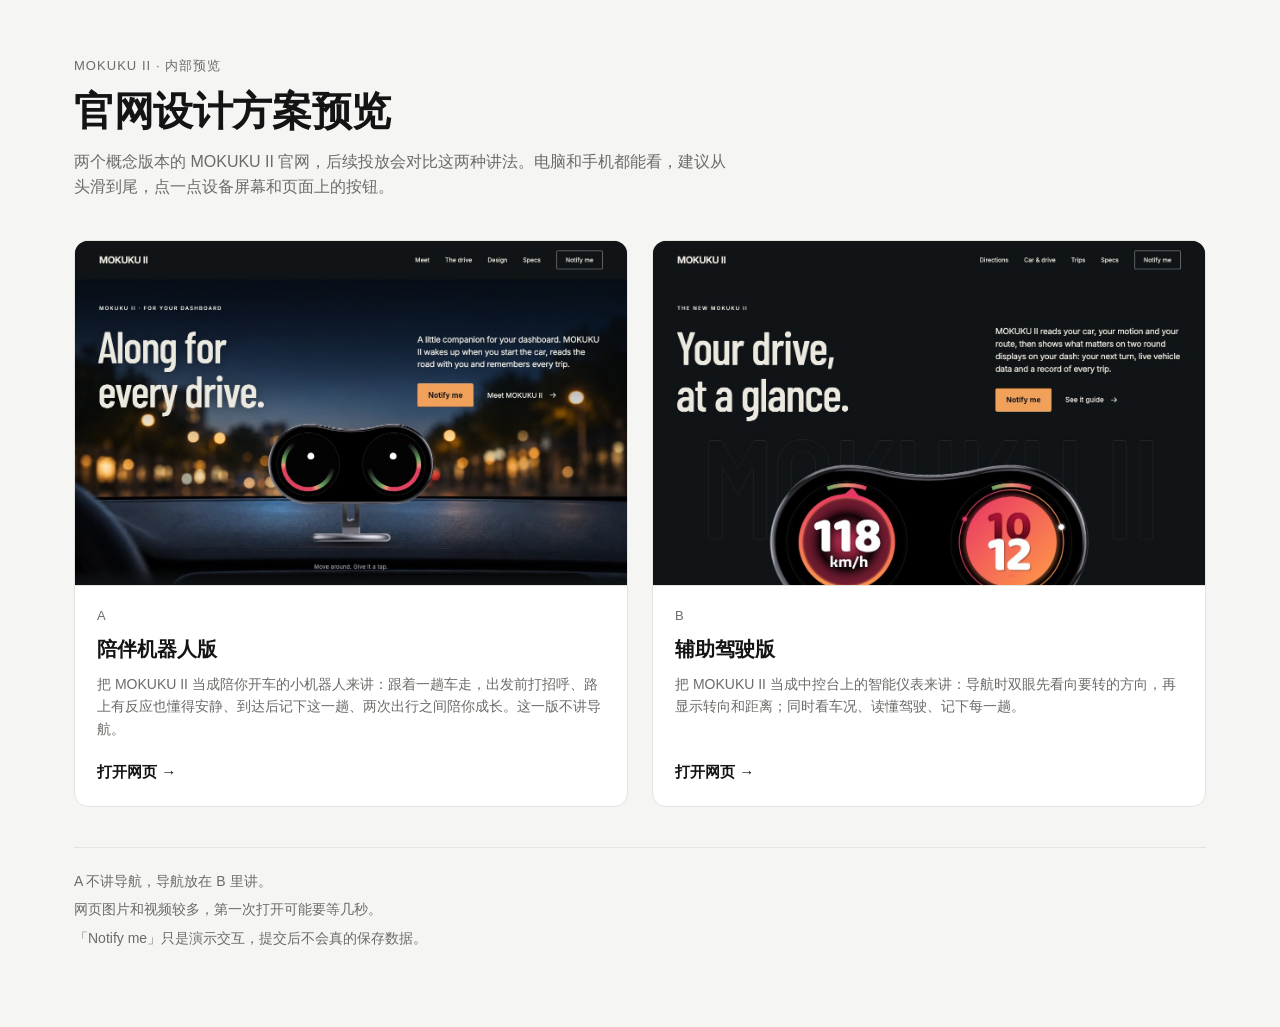
<file: index.html>
<!doctype html>
<html lang="zh-CN">
<head>
<meta charset="utf-8">
<meta name="viewport" content="width=device-width, initial-scale=1">
<meta name="robots" content="noindex, nofollow">
<title>MOKUKU II 官网方案预览</title>
<style>
  :root {
    --bg: #f5f5f3;
    --card: #ffffff;
    --text: #141414;
    --muted: #6b6b68;
    --line: #e4e4e0;
    --accent: #141414;
  }
  @media (prefers-color-scheme: dark) {
    :root {
      --bg: #111211;
      --card: #1b1c1b;
      --text: #f2f2ee;
      --muted: #a0a09a;
      --line: #2c2d2b;
      --accent: #f2f2ee;
    }
  }
  * { box-sizing: border-box; }
  html { -webkit-text-size-adjust: 100%; }
  body {
    margin: 0;
    background: var(--bg);
    color: var(--text);
    font-family: -apple-system, BlinkMacSystemFont, "PingFang SC", "Hiragino Sans GB", "Microsoft YaHei", "Segoe UI", sans-serif;
    line-height: 1.6;
  }
  .wrap { max-width: 1180px; margin: 0 auto; padding: 56px 24px 72px; }
  .eyebrow { font-size: 13px; letter-spacing: .08em; color: var(--muted); margin: 0 0 10px; }
  h1 { font-size: clamp(28px, 4vw, 40px); line-height: 1.2; margin: 0 0 14px; font-weight: 650; letter-spacing: -.01em; }
  .lead { color: var(--muted); margin: 0 0 40px; max-width: 660px; font-size: 16px; }
  .grid { display: grid; grid-template-columns: repeat(2, minmax(0, 1fr)); gap: 24px; }
  .card {
    position: relative;
    display: flex; flex-direction: column;
    background: var(--card);
    border: 1px solid var(--line);
    border-radius: 14px;
    overflow: hidden;
    transition: transform .2s ease, box-shadow .2s ease;
  }
  .card:hover { transform: translateY(-3px); box-shadow: 0 12px 32px rgba(0,0,0,.10); }
  .card:focus-within { outline: 2px solid var(--accent); outline-offset: 3px; }
  .shot { aspect-ratio: 16 / 10; background: #1a1d1f center / cover no-repeat; border-bottom: 1px solid var(--line); }
  .body { padding: 20px 22px 22px; display: flex; flex-direction: column; gap: 6px; flex: 1; }
  .tag { font-size: 13px; color: var(--muted); }
  h2 { font-size: 20px; margin: 0; font-weight: 620; }
  .desc { color: var(--muted); font-size: 14px; margin: 2px 0 14px; flex: 1; }
  .links { display: flex; flex-wrap: wrap; align-items: baseline; gap: 6px 20px; }
  .go { font-size: 15px; font-weight: 600; color: inherit; text-decoration: none; }
  .go:focus-visible { outline: none; }
  /* 整张卡片都可以点 */
  .go::after { content: ""; position: absolute; inset: 0; }
  .note { margin-top: 40px; padding-top: 22px; border-top: 1px solid var(--line); color: var(--muted); font-size: 14px; }
  .note p { margin: 0 0 6px; }
  @media (max-width: 900px) {
    .grid { grid-template-columns: 1fr; max-width: 560px; }
    .wrap { padding: 36px 16px 56px; }
  }
</style>
</head>
<body>
  <main class="wrap">
    <p class="eyebrow">MOKUKU II · 内部预览</p>
    <h1>官网设计方案预览</h1>
    <p class="lead">两个概念版本的 MOKUKU II 官网，后续投放会对比这两种讲法。电脑和手机都能看，建议从头滑到尾，点一点设备屏幕和页面上的按钮。</p>

    <div class="grid">
      <article class="card">
        <div class="shot" style="background-image:url('./previews/a.jpg')" role="img" aria-label="A 陪伴机器人版首屏截图"></div>
        <div class="body">
          <span class="tag">A</span>
          <h2>陪伴机器人版</h2>
          <p class="desc">把 MOKUKU II 当成陪你开车的小机器人来讲：跟着一趟车走，出发前打招呼、路上有反应也懂得安静、到达后记下这一趟、两次出行之间陪你成长。这一版不讲导航。</p>
          <div class="links">
            <a class="go" href="./v2/">打开网页 →</a>
          </div>
        </div>
      </article>

      <article class="card">
        <div class="shot" style="background-image:url('./previews/b.jpg')" role="img" aria-label="B 辅助驾驶版首屏截图"></div>
        <div class="body">
          <span class="tag">B</span>
          <h2>辅助驾驶版</h2>
          <p class="desc">把 MOKUKU II 当成中控台上的智能仪表来讲：导航时双眼先看向要转的方向，再显示转向和距离；同时看车况、读懂驾驶、记下每一趟。</p>
          <div class="links">
            <a class="go" href="./b-assist/">打开网页 →</a>
          </div>
        </div>
      </article>
    </div>

    <div class="note">
      <p>A 不讲导航，导航放在 B 里讲。</p>
      <p>网页图片和视频较多，第一次打开可能要等几秒。</p>
      <p>「Notify me」只是演示交互，提交后不会真的保存数据。</p>
    </div>
  </main>
</body>
</html>
</file>
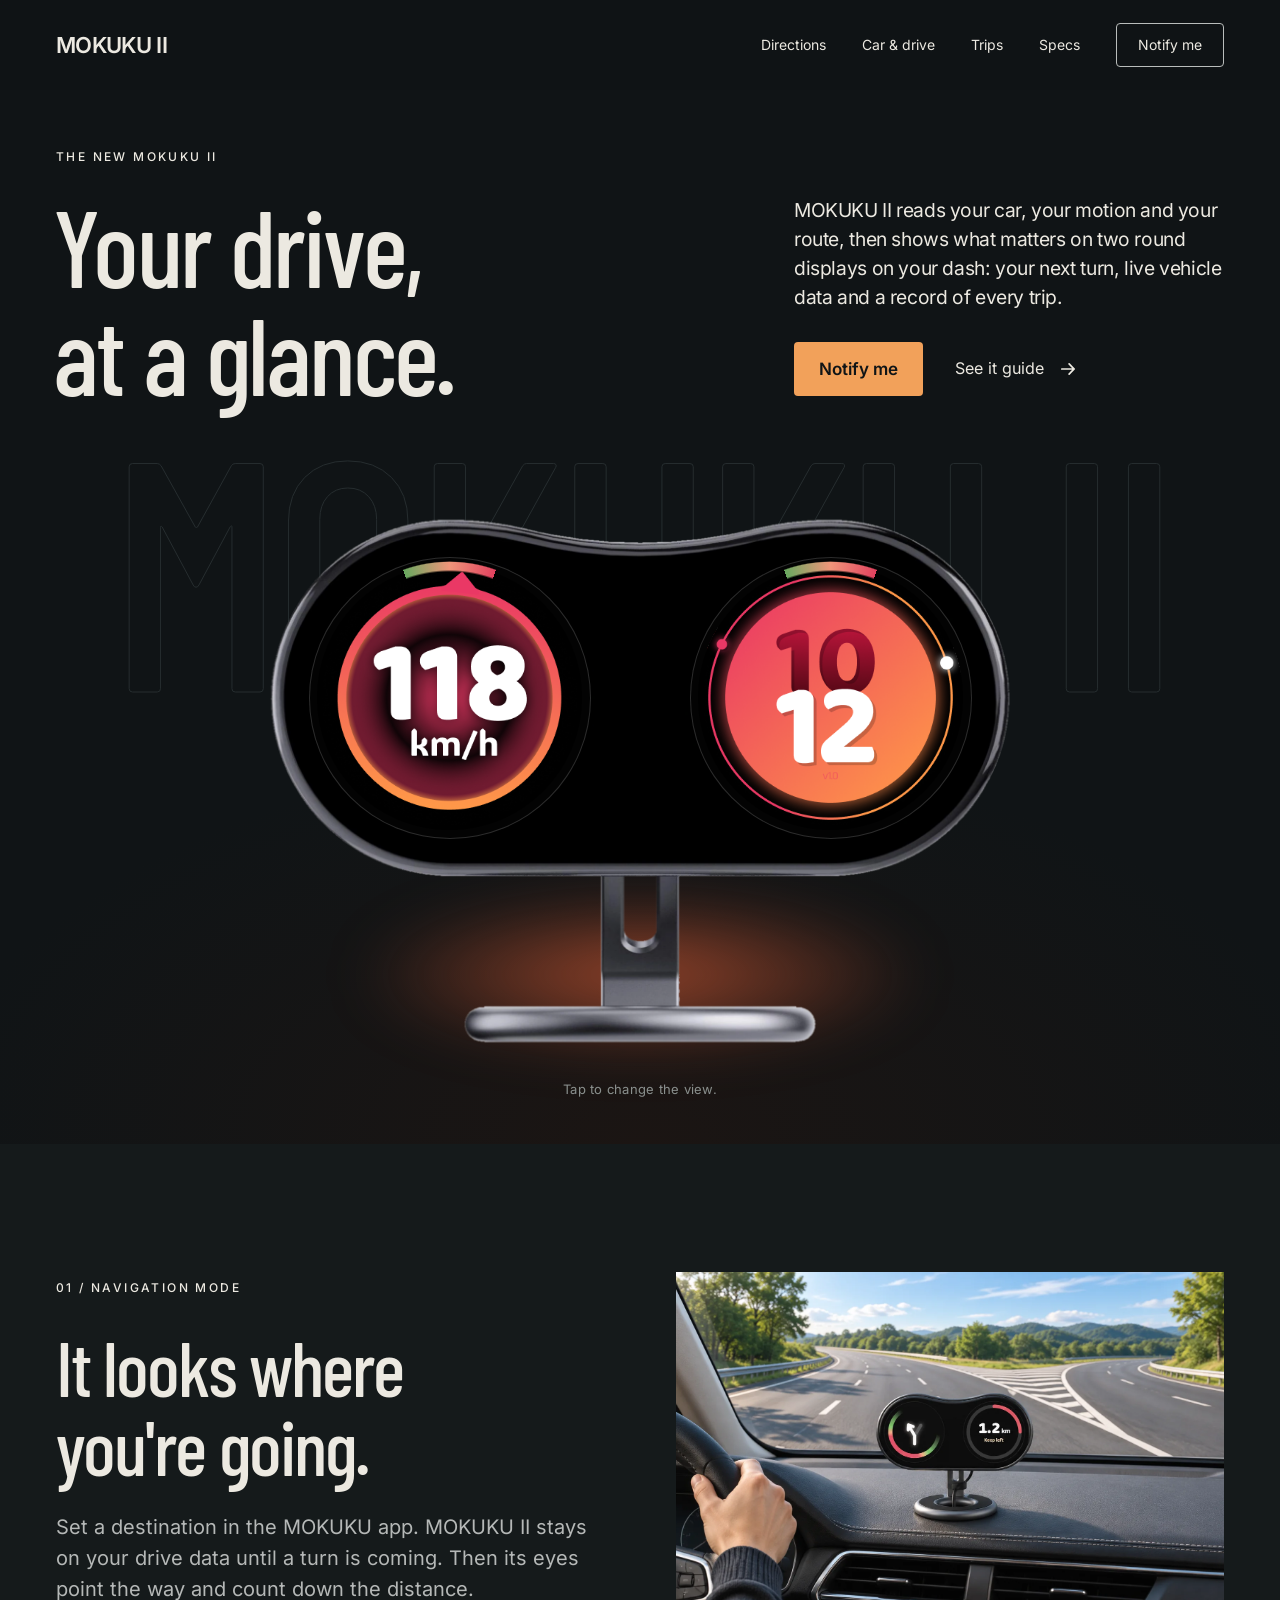
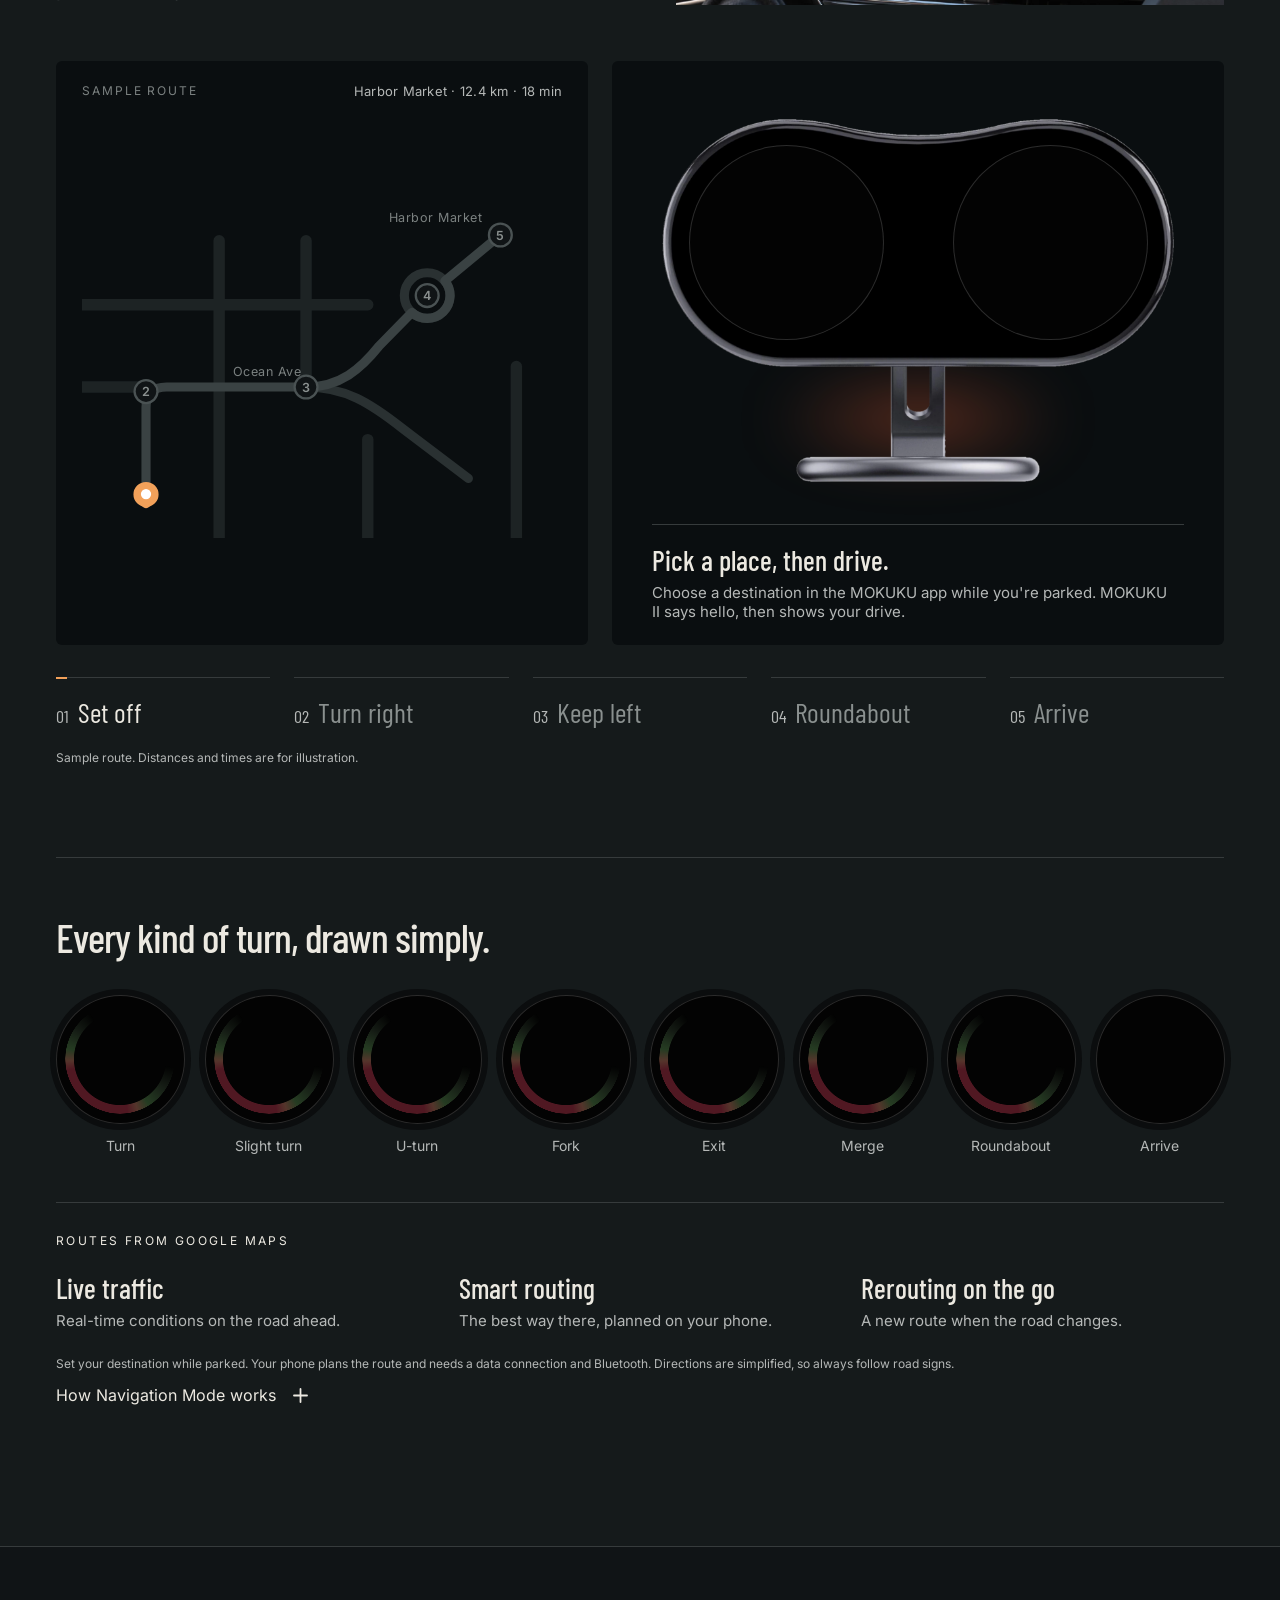
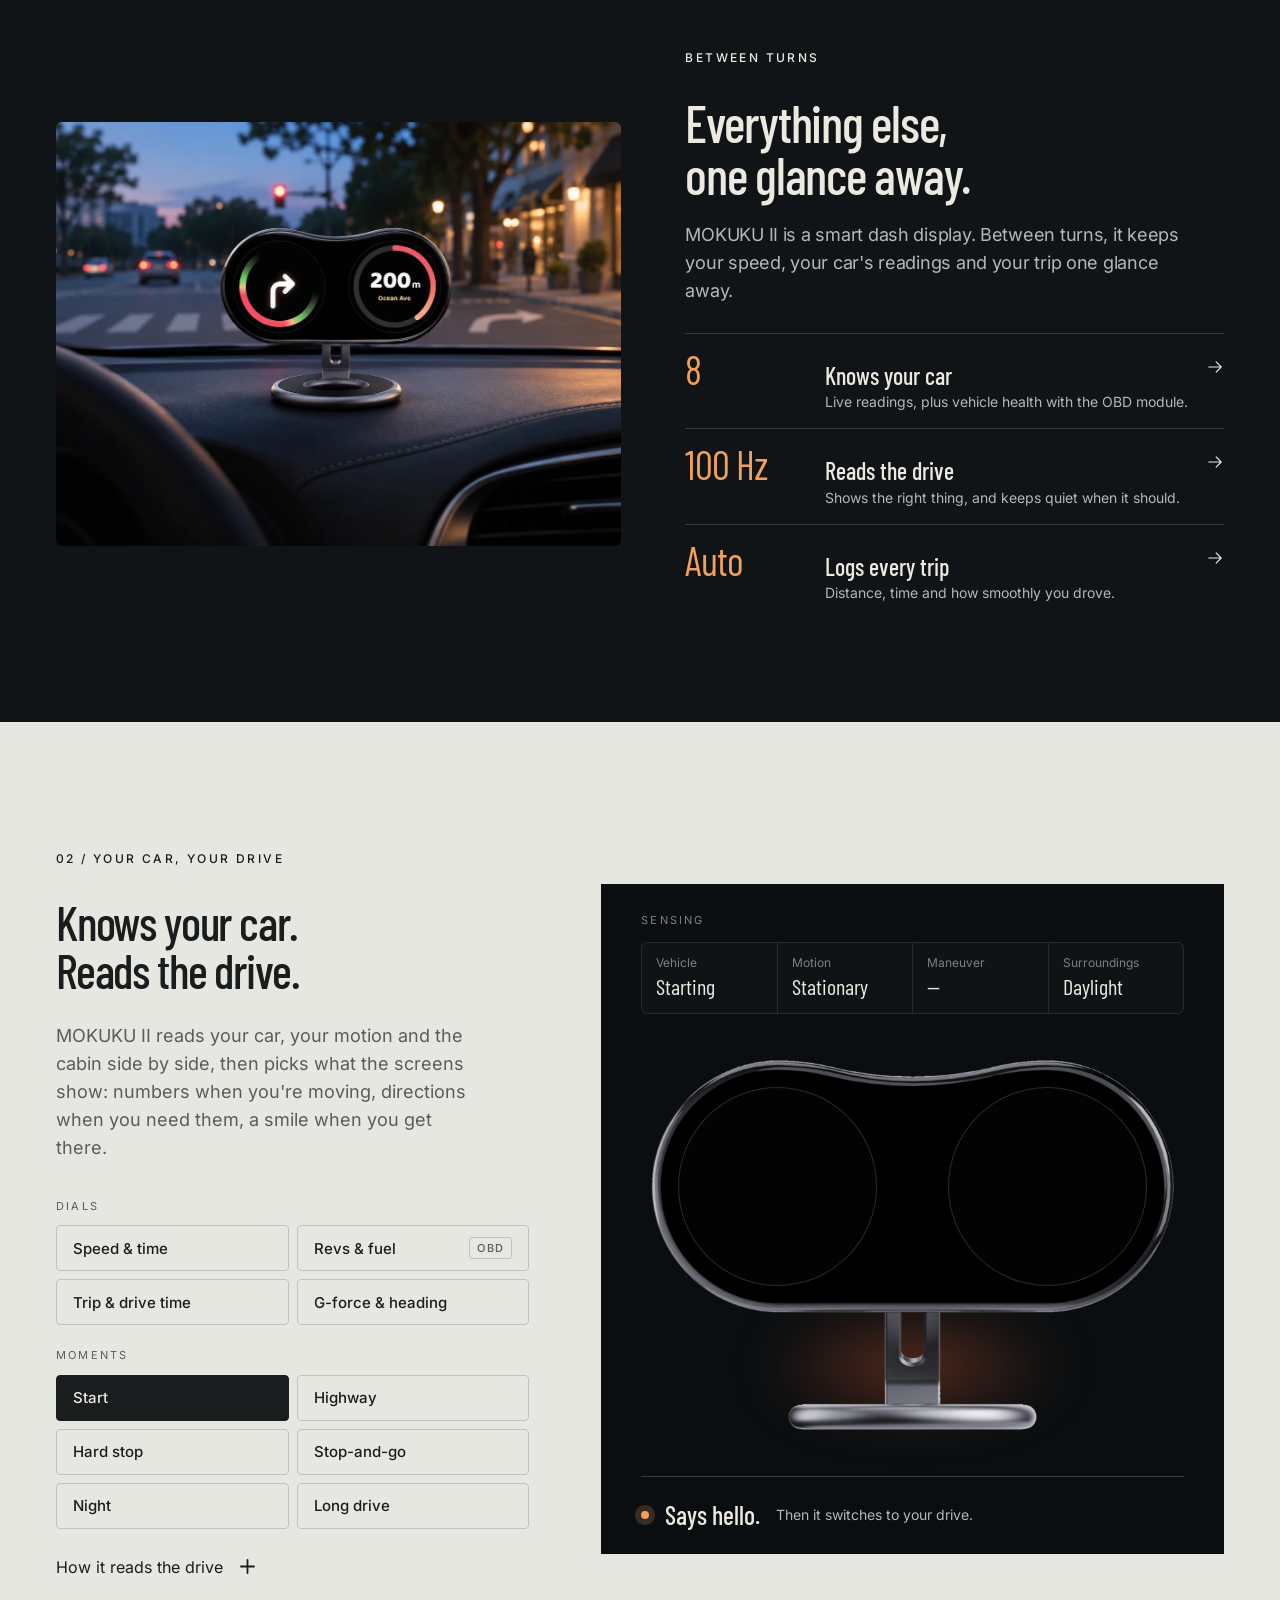
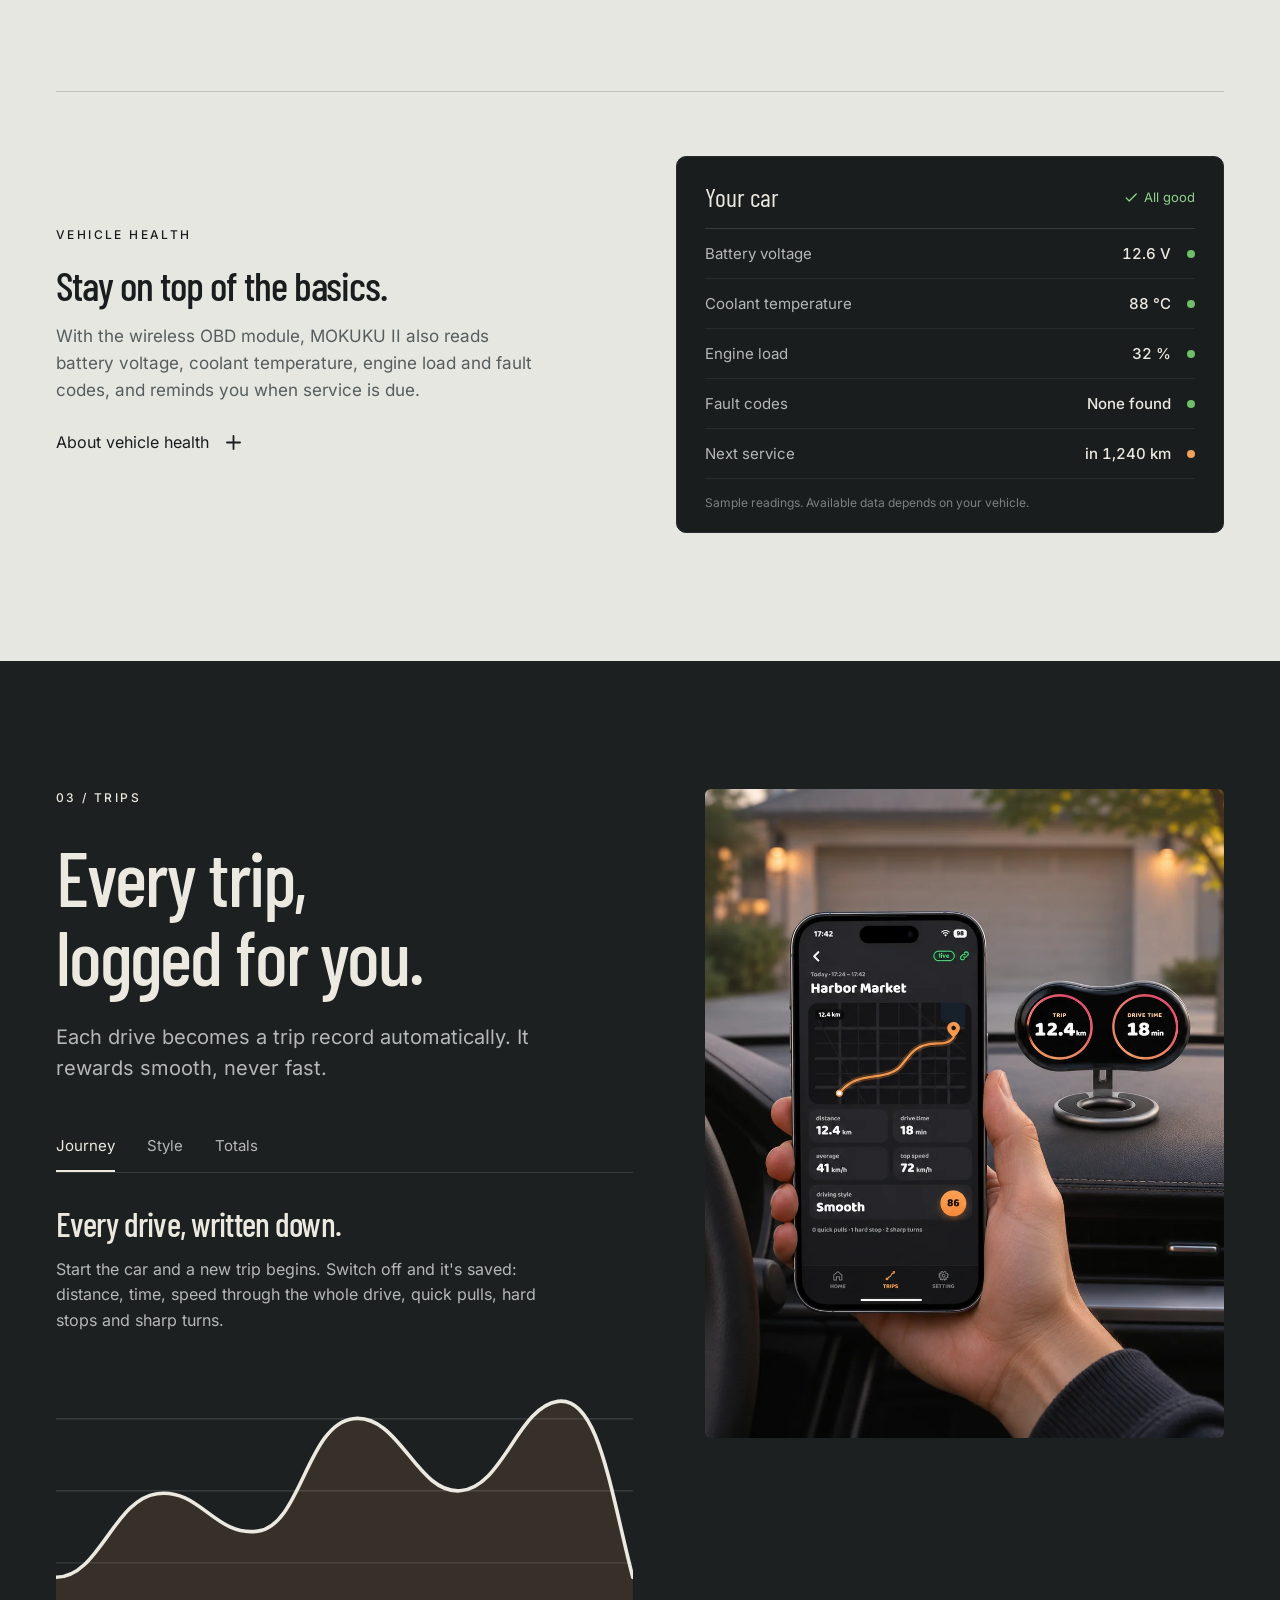
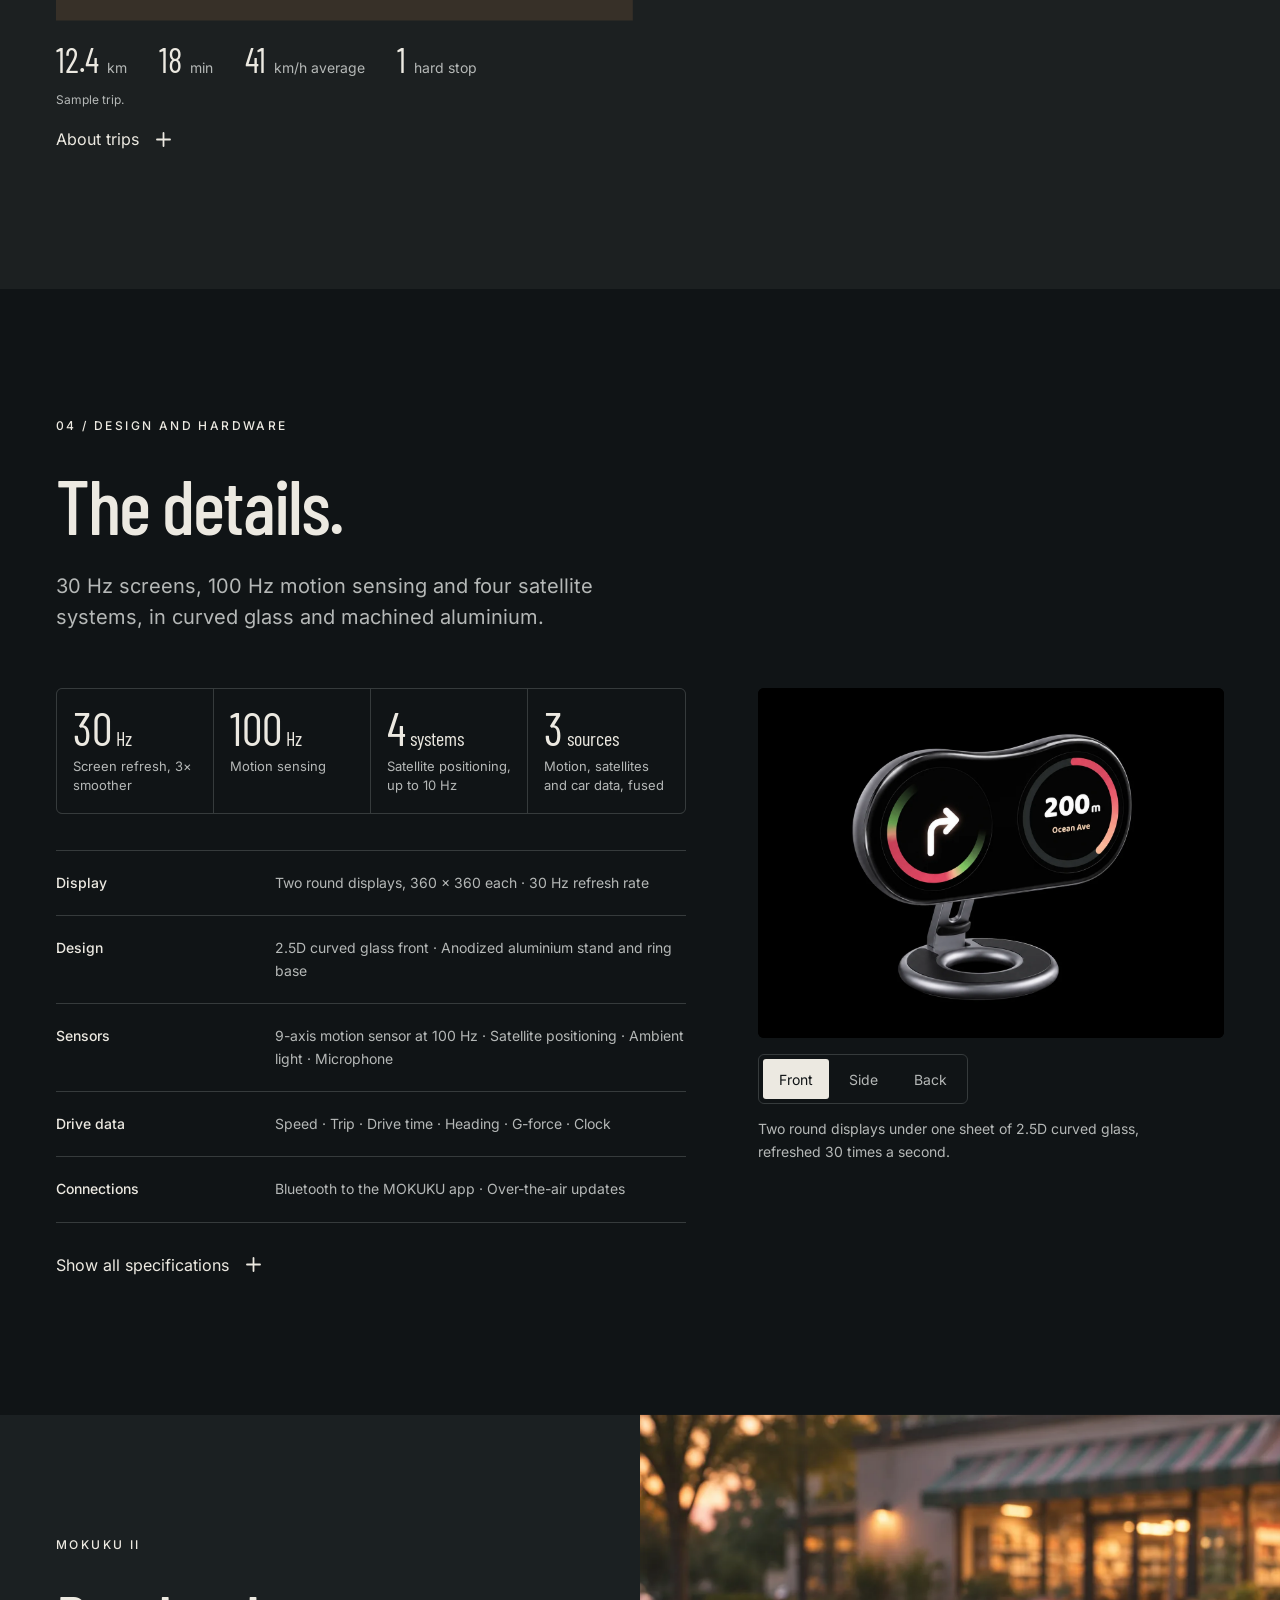
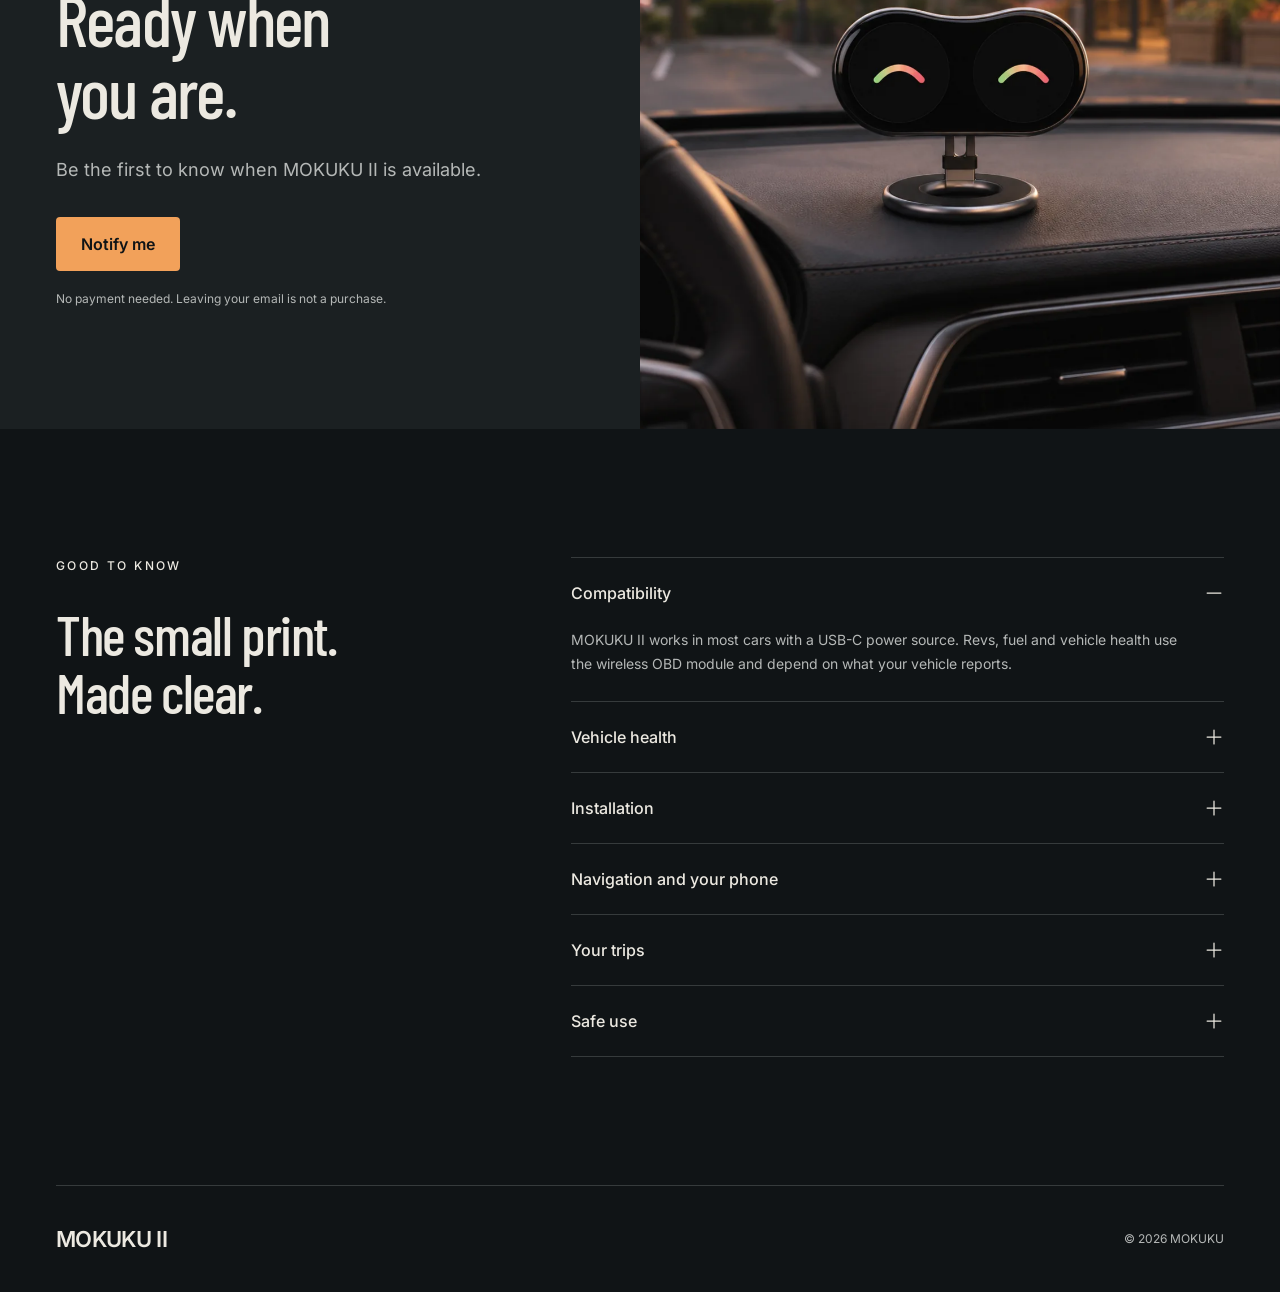
<file: b-assist/index.html>
<!doctype html>
<html lang="en">
  <head>
    <meta charset="UTF-8" />
    <meta name="viewport" content="width=device-width, initial-scale=1.0" />
    <meta name="robots" content="noindex, nofollow" />
    <title>MOKUKU II — Your drive, at a glance.</title>
    <meta name="description" content="MOKUKU II is a smart dash display. Set a destination on your phone and it points the way at every turn, with live vehicle data and a record of every trip." />
    <meta name="theme-color" content="#101416" />
    <link rel="icon" href="data:," />
    <link rel="preload" as="image" href="./assets/device-front.webp" fetchpriority="high" />
    <script type="module" crossorigin src="./assets/index-D8Y3E6l_.js"></script>
    <link rel="stylesheet" crossorigin href="./assets/index-Dhc3DF-s.css">
  </head>
  <body>
    <div id="root"></div>
  </body>
</html>
</file>
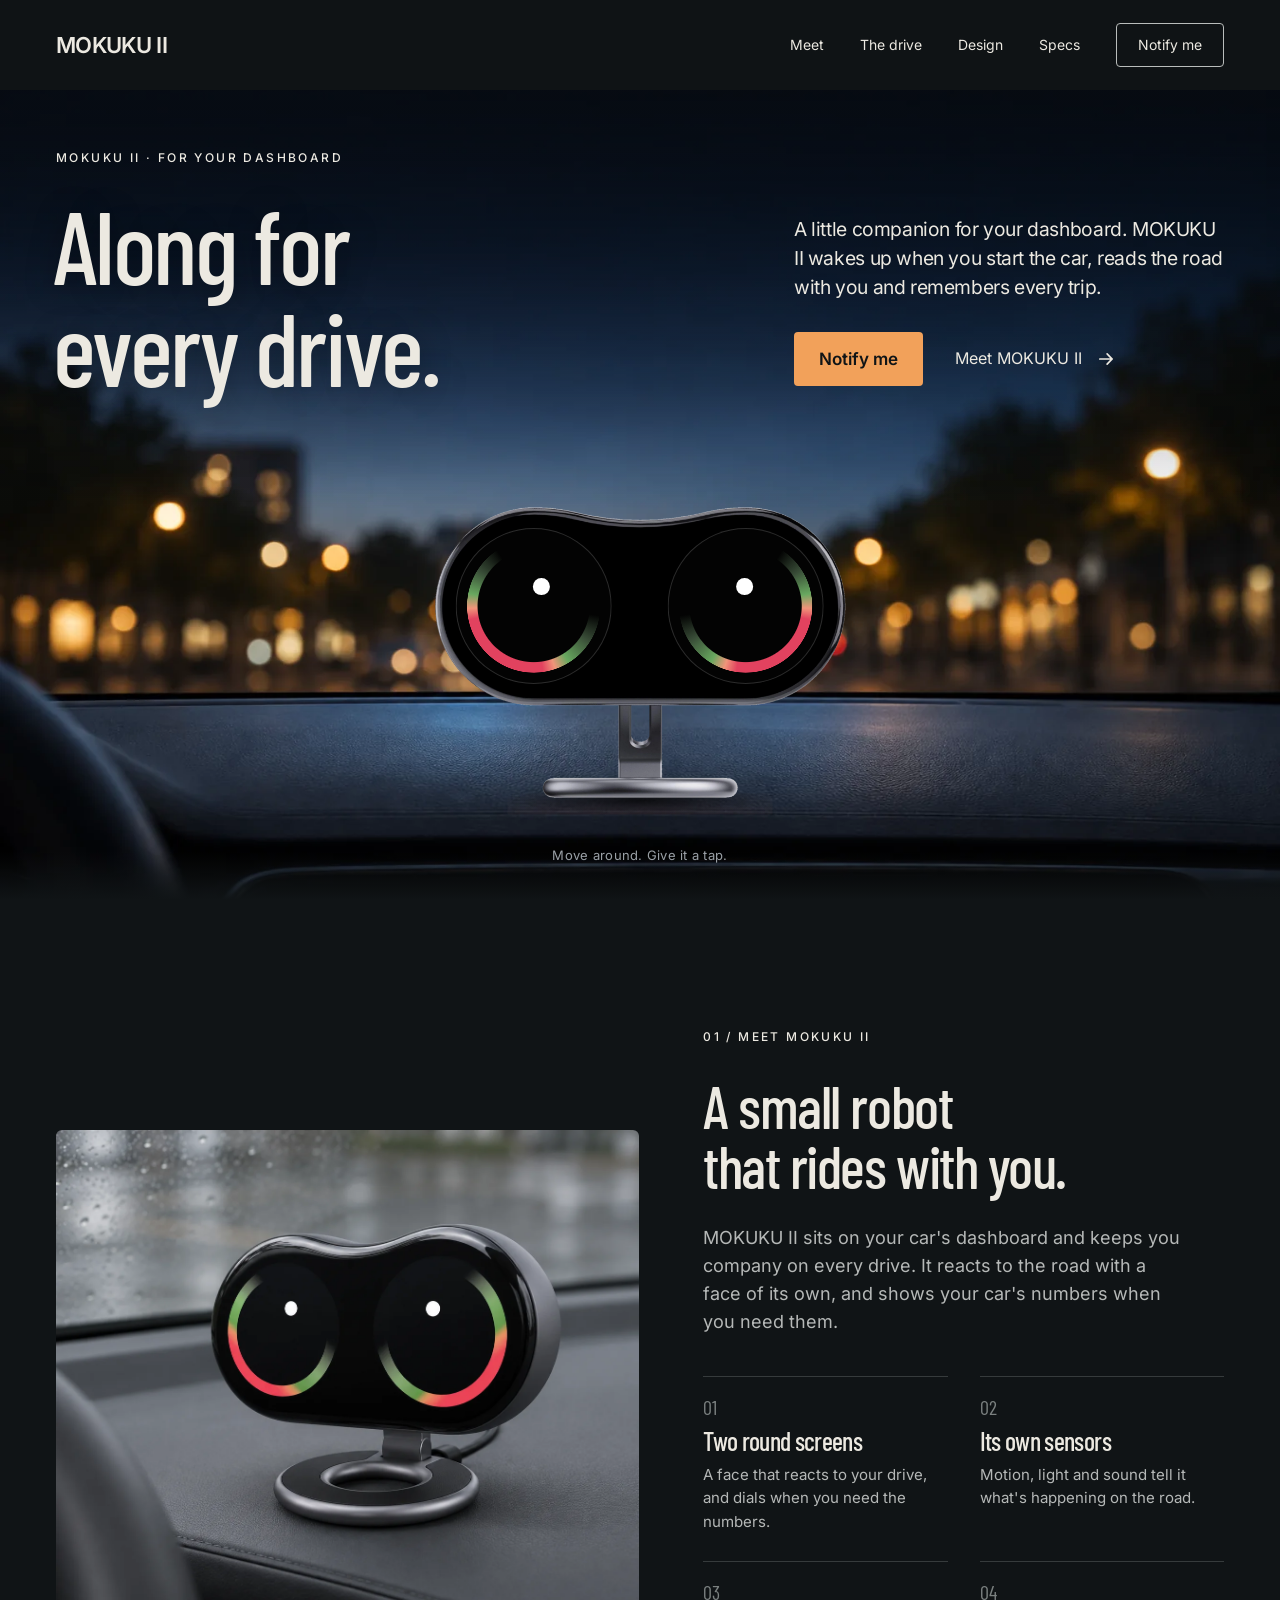
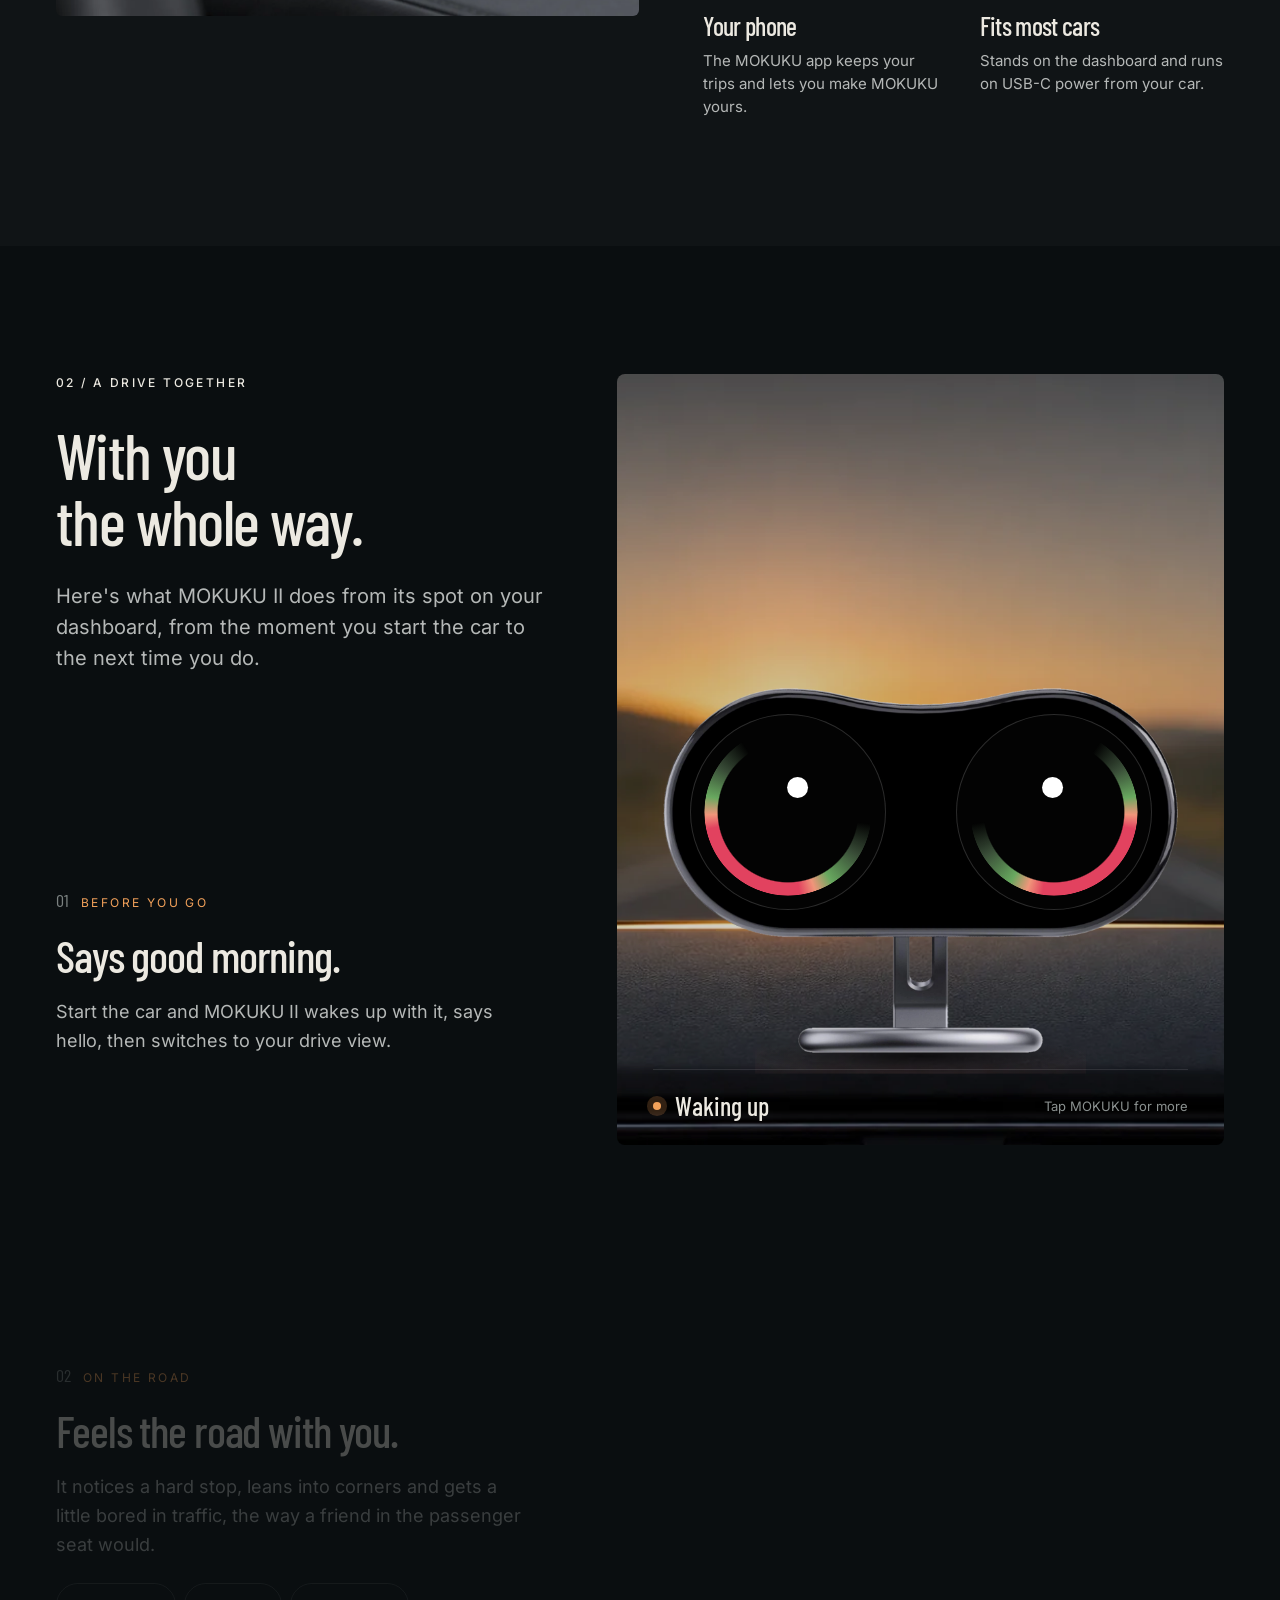
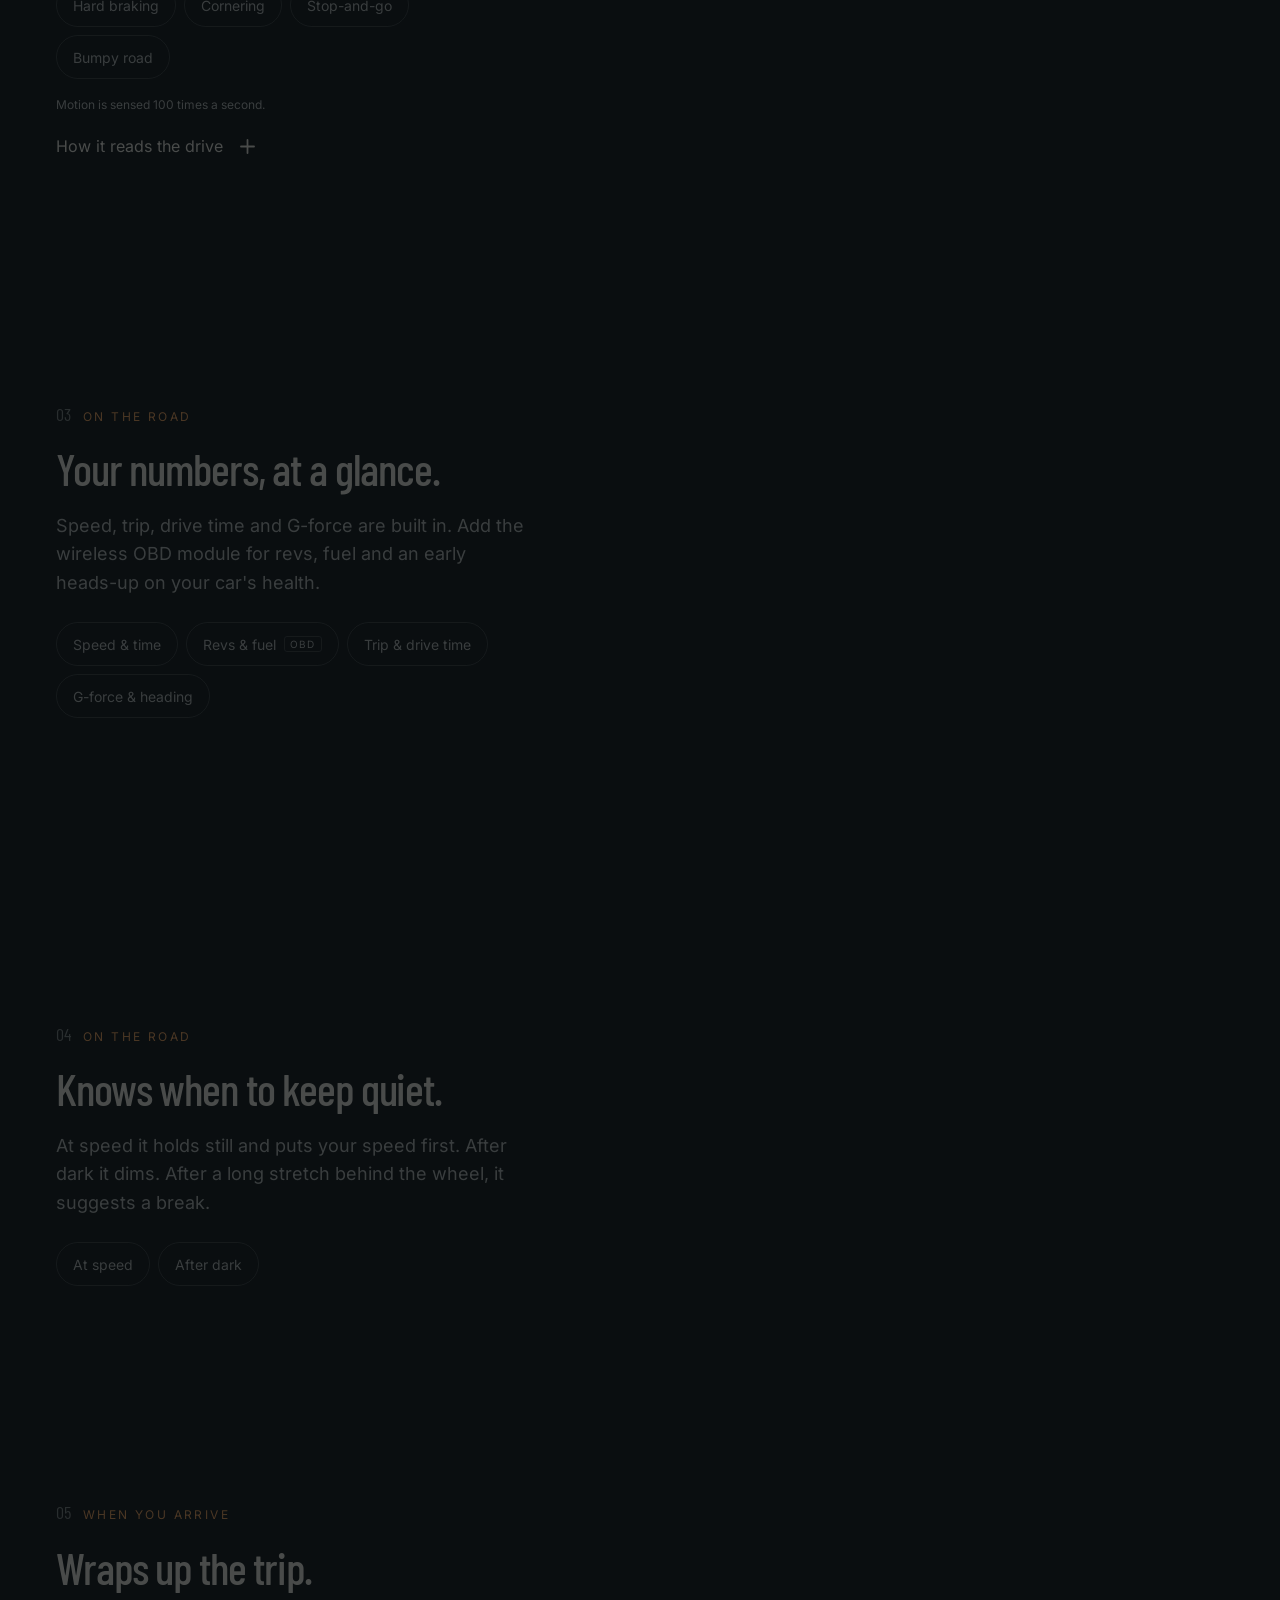
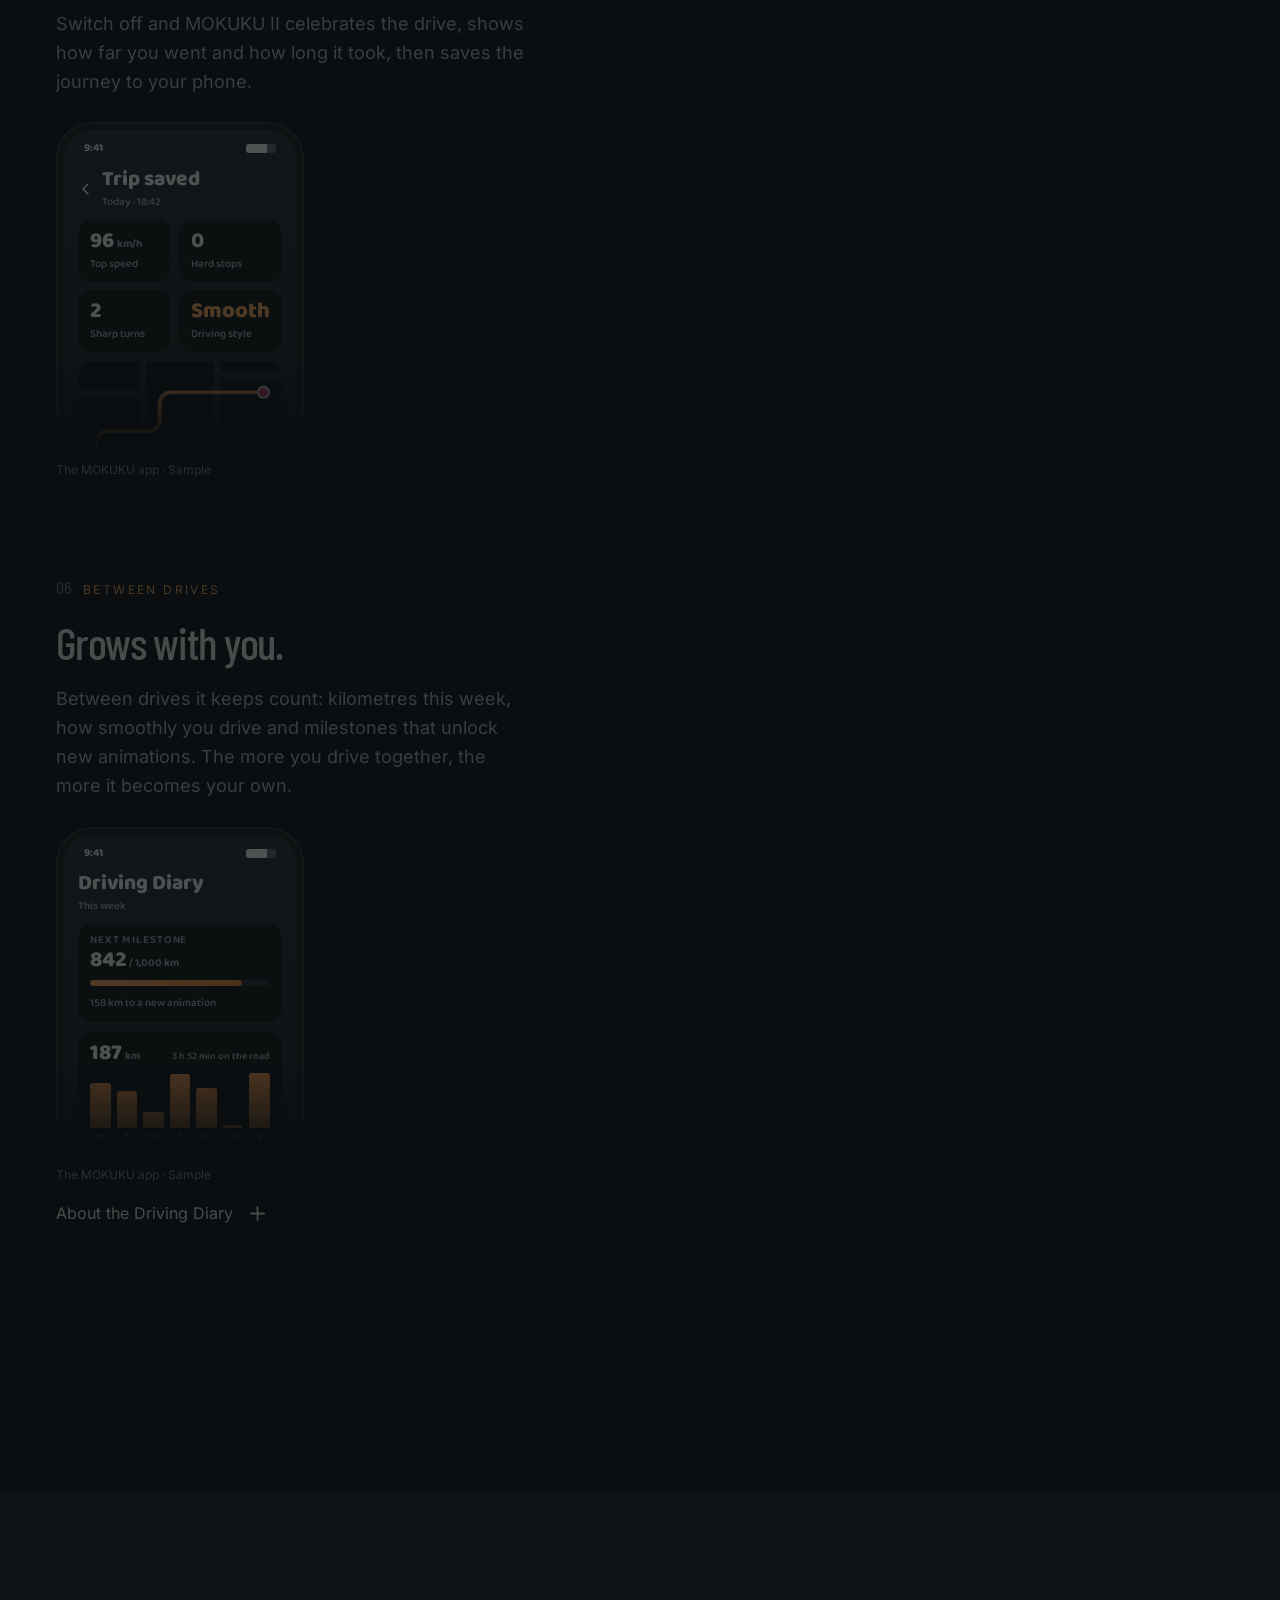
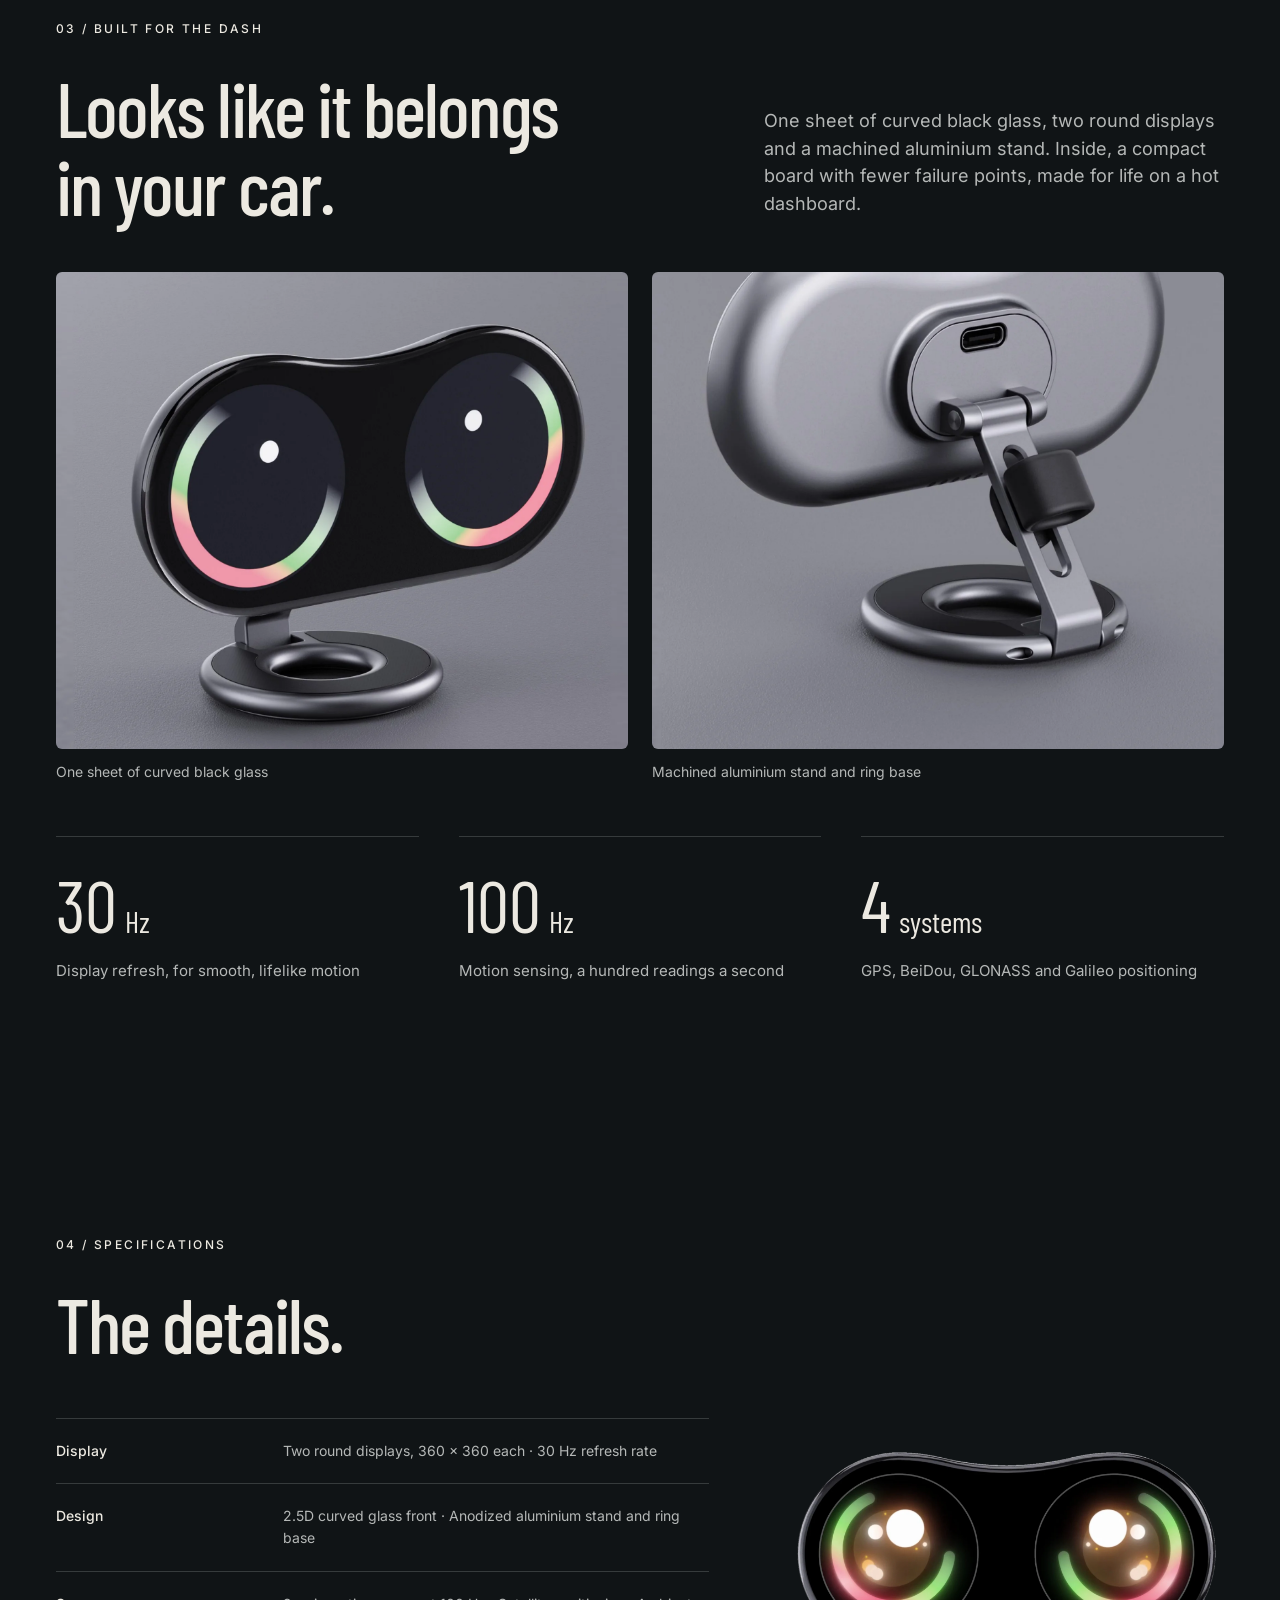
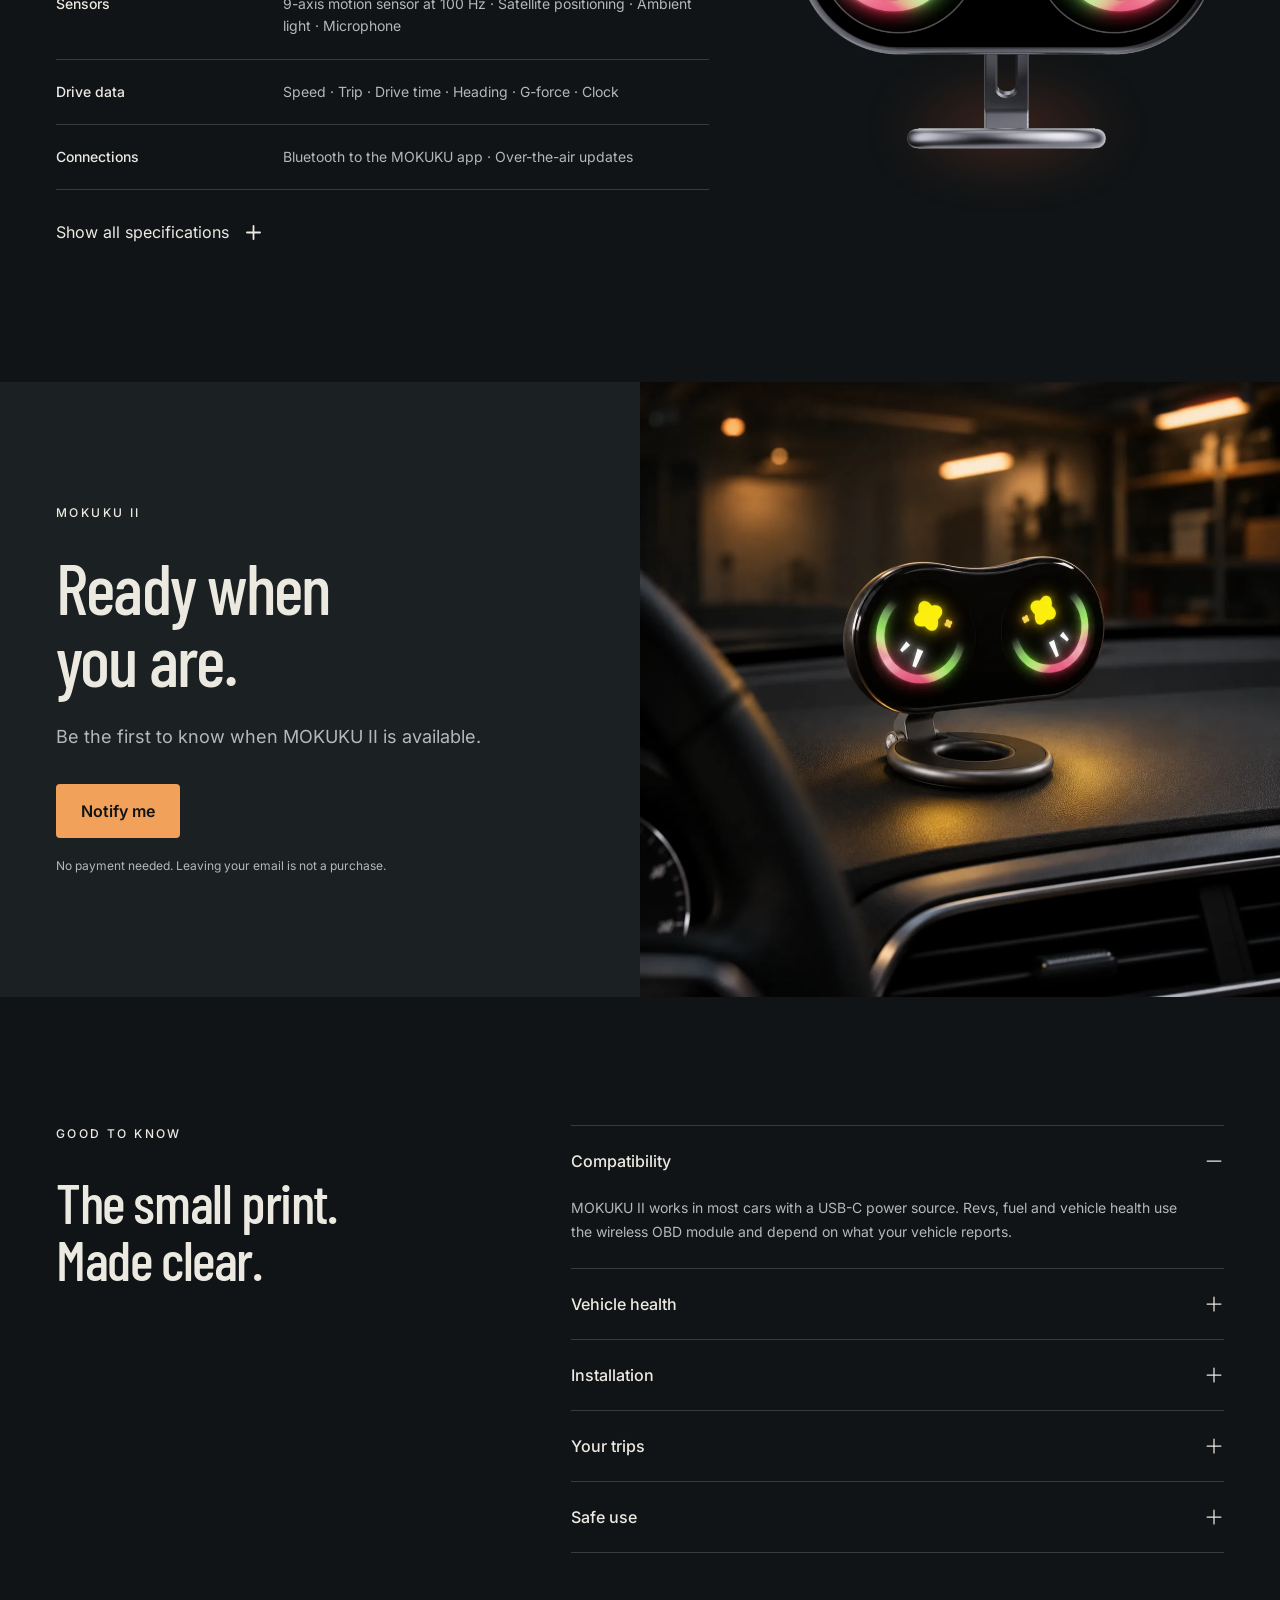
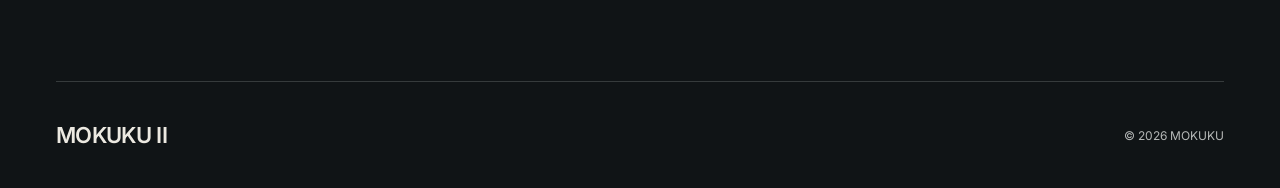
<file: v2/index.html>
<!doctype html>
<html lang="en">
  <head>
    <meta charset="UTF-8" />
    <meta name="viewport" content="width=device-width, initial-scale=1.0" />
    <meta name="robots" content="noindex, nofollow" />
    <title>MOKUKU II — Along for every drive.</title>
    <meta name="description" content="MOKUKU II is a little companion robot for your dashboard. It wakes up with your car, reads the road with you and remembers every trip." />
    <meta name="theme-color" content="#101416" />
    <link rel="icon" href="data:," />
    <link rel="preload" as="image" href="./assets/device-front.webp" fetchpriority="high" />
    <link rel="preload" as="image" href="./assets/cockpit/dusk.webp" fetchpriority="high" />
    <script type="module" crossorigin src="./assets/index-DfVTqmyV.js"></script>
    <link rel="stylesheet" crossorigin href="./assets/index-5LgRZaDt.css">
  </head>
  <body>
    <div id="root"></div>
  </body>
</html>
</file>
<file: b-assist/assets/index-Dhc3DF-s.css>
@font-face{font-family:Inter Variable;font-style:normal;font-display:swap;font-weight:100 900;src:url(./inter-cyrillic-ext-wght-normal-BOeWTOD4.woff2) format("woff2-variations");unicode-range:U+0460-052F,U+1C80-1C8A,U+20B4,U+2DE0-2DFF,U+A640-A69F,U+FE2E-FE2F}@font-face{font-family:Inter Variable;font-style:normal;font-display:swap;font-weight:100 900;src:url(./inter-cyrillic-wght-normal-DqGufNeO.woff2) format("woff2-variations");unicode-range:U+0301,U+0400-045F,U+0490-0491,U+04B0-04B1,U+2116}@font-face{font-family:Inter Variable;font-style:normal;font-display:swap;font-weight:100 900;src:url(./inter-greek-ext-wght-normal-DlzME5K_.woff2) format("woff2-variations");unicode-range:U+1F00-1FFF}@font-face{font-family:Inter Variable;font-style:normal;font-display:swap;font-weight:100 900;src:url(./inter-greek-wght-normal-CkhJZR-_.woff2) format("woff2-variations");unicode-range:U+0370-0377,U+037A-037F,U+0384-038A,U+038C,U+038E-03A1,U+03A3-03FF}@font-face{font-family:Inter Variable;font-style:normal;font-display:swap;font-weight:100 900;src:url(./inter-vietnamese-wght-normal-CBcvBZtf.woff2) format("woff2-variations");unicode-range:U+0102-0103,U+0110-0111,U+0128-0129,U+0168-0169,U+01A0-01A1,U+01AF-01B0,U+0300-0301,U+0303-0304,U+0308-0309,U+0323,U+0329,U+1EA0-1EF9,U+20AB}@font-face{font-family:Inter Variable;font-style:normal;font-display:swap;font-weight:100 900;src:url(./inter-latin-ext-wght-normal-DO1Apj_S.woff2) format("woff2-variations");unicode-range:U+0100-02BA,U+02BD-02C5,U+02C7-02CC,U+02CE-02D7,U+02DD-02FF,U+0304,U+0308,U+0329,U+1D00-1DBF,U+1E00-1E9F,U+1EF2-1EFF,U+2020,U+20A0-20AB,U+20AD-20C0,U+2113,U+2C60-2C7F,U+A720-A7FF}@font-face{font-family:Inter Variable;font-style:normal;font-display:swap;font-weight:100 900;src:url(./inter-latin-wght-normal-Dx4kXJAl.woff2) format("woff2-variations");unicode-range:U+0000-00FF,U+0131,U+0152-0153,U+02BB-02BC,U+02C6,U+02DA,U+02DC,U+0304,U+0308,U+0329,U+2000-206F,U+20AC,U+2122,U+2191,U+2193,U+2212,U+2215,U+FEFF,U+FFFD}@font-face{font-family:Barlow Condensed;font-style:normal;font-display:swap;font-weight:400;src:url(./barlow-condensed-vietnamese-400-normal-Dq9fsqrz.woff2) format("woff2"),url(./barlow-condensed-vietnamese-400-normal-BHpO_q_4.woff) format("woff");unicode-range:U+0102-0103,U+0110-0111,U+0128-0129,U+0168-0169,U+01A0-01A1,U+01AF-01B0,U+0300-0301,U+0303-0304,U+0308-0309,U+0323,U+0329,U+1EA0-1EF9,U+20AB}@font-face{font-family:Barlow Condensed;font-style:normal;font-display:swap;font-weight:400;src:url(./barlow-condensed-latin-ext-400-normal-DPMBkgfB.woff2) format("woff2"),url(./barlow-condensed-latin-ext-400-normal-DN7qpd_C.woff) format("woff");unicode-range:U+0100-02BA,U+02BD-02C5,U+02C7-02CC,U+02CE-02D7,U+02DD-02FF,U+0304,U+0308,U+0329,U+1D00-1DBF,U+1E00-1E9F,U+1EF2-1EFF,U+2020,U+20A0-20AB,U+20AD-20C0,U+2113,U+2C60-2C7F,U+A720-A7FF}@font-face{font-family:Barlow Condensed;font-style:normal;font-display:swap;font-weight:400;src:url(./barlow-condensed-latin-400-normal-Dc2u_eUW.woff2) format("woff2"),url(./barlow-condensed-latin-400-normal-BXL2z6Kg.woff) format("woff");unicode-range:U+0000-00FF,U+0131,U+0152-0153,U+02BB-02BC,U+02C6,U+02DA,U+02DC,U+0304,U+0308,U+0329,U+2000-206F,U+20AC,U+2122,U+2191,U+2193,U+2212,U+2215,U+FEFF,U+FFFD}@font-face{font-family:Barlow Condensed;font-style:normal;font-display:swap;font-weight:500;src:url(./barlow-condensed-vietnamese-500-normal-DjeaNLFD.woff2) format("woff2"),url(./barlow-condensed-vietnamese-500-normal-CsrJDWc5.woff) format("woff");unicode-range:U+0102-0103,U+0110-0111,U+0128-0129,U+0168-0169,U+01A0-01A1,U+01AF-01B0,U+0300-0301,U+0303-0304,U+0308-0309,U+0323,U+0329,U+1EA0-1EF9,U+20AB}@font-face{font-family:Barlow Condensed;font-style:normal;font-display:swap;font-weight:500;src:url(./barlow-condensed-latin-ext-500-normal-yA5ONLQ9.woff2) format("woff2"),url(./barlow-condensed-latin-ext-500-normal-B1RE8WP7.woff) format("woff");unicode-range:U+0100-02BA,U+02BD-02C5,U+02C7-02CC,U+02CE-02D7,U+02DD-02FF,U+0304,U+0308,U+0329,U+1D00-1DBF,U+1E00-1E9F,U+1EF2-1EFF,U+2020,U+20A0-20AB,U+20AD-20C0,U+2113,U+2C60-2C7F,U+A720-A7FF}@font-face{font-family:Barlow Condensed;font-style:normal;font-display:swap;font-weight:500;src:url(./barlow-condensed-latin-500-normal-BgYH2mbd.woff2) format("woff2"),url(./barlow-condensed-latin-500-normal-HIEiP5Ov.woff) format("woff");unicode-range:U+0000-00FF,U+0131,U+0152-0153,U+02BB-02BC,U+02C6,U+02DA,U+02DC,U+0304,U+0308,U+0329,U+2000-206F,U+20AC,U+2122,U+2191,U+2193,U+2212,U+2215,U+FEFF,U+FFFD}@font-face{font-family:"Baloo 2";font-style:normal;font-display:swap;font-weight:600;src:url(./baloo-2-latin-600-normal-tIfxVoAe.woff2) format("woff2"),url(./baloo-2-latin-600-normal-B4tNaogw.woff) format("woff")}@font-face{font-family:"Baloo 2";font-style:normal;font-display:swap;font-weight:700;src:url(./baloo-2-latin-700-normal-CqTg7A15.woff2) format("woff2"),url(./baloo-2-latin-700-normal-Ld3Zm3l2.woff) format("woff")}@font-face{font-family:"Baloo 2";font-style:normal;font-display:swap;font-weight:800;src:url(./baloo-2-latin-800-normal-BbF3Etk1.woff2) format("woff2"),url(./baloo-2-latin-800-normal-B8BXfZF7.woff) format("woff")}:root{font-family:Inter Variable,sans-serif;color:#ece9e1;background:#101416;font-synthesis:none;--bg: #101416;--deep: #0a0e10;--panel: #191d1e;--fg: #ece9e1;--muted: #b5b8b7;--orange: #f2a15a;--line: #363b3c;--ease: cubic-bezier(.165, .84, .44, 1);--header-h: clamp(68px, 7vw, 92px);color-scheme:dark}*{box-sizing:border-box}html{scroll-behavior:smooth;scroll-padding-top:var(--header-h);-webkit-text-size-adjust:100%}body{margin:0;min-width:320px;background:var(--bg)}button,input{font:inherit}button,a,input,summary{touch-action:manipulation;-webkit-tap-highlight-color:transparent}button{color:inherit;cursor:pointer;border:0;background:none;padding:0}a{color:inherit;text-decoration:none}button:focus-visible,a:focus-visible,input:focus-visible,summary:focus-visible,[role=button]:focus-visible{outline:2px solid var(--orange);outline-offset:5px}h1,h2,h3,p,figure,ul,ol,dl{margin:0;padding:0}h1,h2,h3{font-family:Barlow Condensed,sans-serif;font-weight:500;letter-spacing:-.025em;text-wrap:balance}h1{font-size:clamp(64px,8.4vw,128px);line-height:1}h2{font-size:clamp(52px,6vw,86px);line-height:1.02}h3{font-size:38px;line-height:1.1}p{line-height:1.6}img,video{display:block;max-width:100%}figure{position:relative}figure>img{width:100%;height:100%;object-fit:cover}svg{flex-shrink:0}.container{width:calc(100% - 112px);max-width:1328px;margin-inline:auto}.section{padding-block:clamp(88px,10vw,140px)}.eyebrow,.hero-category{font-size:12px;letter-spacing:.2em;text-transform:uppercase;font-weight:500;line-height:1.5;margin-bottom:30px}.fine{font-size:12px;line-height:1.6;color:var(--muted)}.muted{color:var(--muted)}.primary{display:inline-flex;align-items:center;justify-content:center;gap:14px;padding:17px 25px;min-height:52px;border-radius:4px;background:var(--orange);color:#101416;font-weight:600;font-size:16px;transition:background .2s var(--ease),transform .2s var(--ease)}.primary:hover{background:#ffb575;transform:translateY(-1px)}.text-button{display:inline-flex;gap:15px;align-items:center;min-height:44px;padding:8px 0;font-size:16px;line-height:1.4;text-align:left}.text-button:hover{text-decoration:underline;text-underline-offset:6px}.icon-button{display:inline-flex;justify-content:center;align-items:center;width:46px;height:46px;border:1px solid var(--line);border-radius:50%;transition:background .2s}.icon-button:hover{background:#ffffff12}.section-heading{margin-bottom:55px}.section-description{font-size:20px;line-height:1.55;color:var(--muted);max-width:540px;margin-top:28px}.disclosure{margin-top:24px}.item-index{font-family:Barlow Condensed,sans-serif;font-size:20px;color:#7b8180}.skip-link{position:fixed;left:20px;top:-80px;background:var(--orange);color:#101416;padding:16px;z-index:100}.skip-link:focus{top:10px}.stage-glow{position:absolute;left:50%;bottom:2%;width:78%;height:34%;transform:translate(-50%);background:radial-gradient(50% 50% at 50% 50%,#ff6a3c6b,#ff6a3c00 72%);filter:blur(28px);pointer-events:none}.reveal-ready [data-reveal]{opacity:0;transform:translateY(20px);transition:opacity .55s var(--ease),transform .55s var(--ease)}.reveal-ready [data-reveal].is-visible{opacity:1;transform:none}@keyframes rise{0%{opacity:0;transform:translateY(12px)}}.site-header{height:var(--header-h);padding-inline:max(56px,calc((100% - 1328px)/2));display:flex;align-items:center;justify-content:space-between;background:#101416eb;-webkit-backdrop-filter:blur(14px);backdrop-filter:blur(14px);position:sticky;top:0;z-index:20}.wordmark{font-size:22px;font-weight:600;letter-spacing:-.03em;white-space:nowrap}.site-nav{display:flex;align-items:center;gap:36px;font-size:14px}.site-nav>a{padding-block:12px}.site-nav>a:hover{color:var(--orange)}.nav-cta{border:1px solid #b9bdbb;border-radius:4px;min-height:44px;padding:10px 21px;font-size:14px;transition:background .2s,color .2s}.nav-cta:hover{background:var(--fg);color:var(--bg)}.menu-toggle{display:none}.device{position:relative;width:100%;aspect-ratio:1576 / 1134;--lx: .08;--ly: -.62;user-select:none;-webkit-user-select:none}.device:not(.is-ready) .screen,.device:not(.is-ready) .screen-video{visibility:hidden}.device[role=button]{cursor:pointer}.device-body{position:absolute;top:0;right:0;bottom:0;left:0;width:100%;height:100%;pointer-events:none}.screen{position:absolute;top:9.466%;width:36.671%;aspect-ratio:1;border-radius:50%;background:#030303;overflow:hidden;container-type:size;box-shadow:inset 0 0 0 1px #2b2b2b}.screen-l{left:6.86%}.screen-r{left:56.523%}.screen-content{position:absolute;top:0;right:0;bottom:0;left:0;display:grid;place-items:center;transition:filter .5s var(--ease)}.screen-video{position:absolute;left:2.132%;top:2.895%;width:95.879%;height:64.107%;object-fit:fill;-webkit-mask:radial-gradient(circle closest-side at 24.055% 50%,#000 79.6%,transparent 80.2%),radial-gradient(circle closest-side at 75.859% 50%,#000 79.6%,transparent 80.2%);mask:radial-gradient(circle closest-side at 24.055% 50%,#000 79.6%,transparent 80.2%),radial-gradient(circle closest-side at 75.859% 50%,#000 79.6%,transparent 80.2%);opacity:0;pointer-events:none}.device[data-screen=clip] .screen-video{opacity:1}.device.is-blinking .screen-content,.device.is-blinking .screen-video{animation:blink .29s ease-in-out}@keyframes blink{50%{transform:scaleY(.03);opacity:.4}}.device[data-slide] .screen-content{animation-duration:.56s;animation-timing-function:cubic-bezier(.7,0,.25,1);animation-fill-mode:both}.device[data-slide] .screen-r .screen-content{animation-delay:.07s}.device[data-slide=up] .slide-out{animation-name:dial-out-up}.device[data-slide=up] .slide-in{animation-name:dial-in-up}.device[data-slide=down] .slide-out{animation-name:dial-out-down}.device[data-slide=down] .slide-in{animation-name:dial-in-down}@keyframes dial-out-up{to{transform:translateY(-100%)}}@keyframes dial-in-up{0%{transform:translateY(100%)}}@keyframes dial-out-down{to{transform:translateY(100%)}}@keyframes dial-in-down{0%{transform:translateY(-100%)}}.device.is-night .screen-content{filter:brightness(.46) saturate(.8)}.eye{position:absolute;top:0;right:0;bottom:0;left:0;animation:idle-blink 5.2s infinite}.eye-r{animation-delay:.04s}@keyframes idle-blink{0%,93%,to{transform:scaleY(1)}96%{transform:scaleY(.04)}}.eye-ring{position:absolute;top:7.2%;right:7.2%;bottom:7.2%;left:7.2%;border-radius:50%;background:conic-gradient(from 0deg,transparent 0 98deg,rgb(111 150 108 / .5) 122deg,#68a85f 148deg,#f0957a 161deg,#e2425f 172deg,#e2425f 258deg,#f0957a 268deg,#68a85f 281deg,rgb(111 150 108 / .5) 303deg,transparent 327deg);-webkit-mask:radial-gradient(closest-side,transparent 83%,#000 84.5%,#000 99%,transparent 100%);mask:radial-gradient(closest-side,transparent 83%,#000 84.5%,#000 99%,transparent 100%)}.eye-r .eye-ring{transform:scaleX(-1)}.eye-pupil{position:absolute;left:50%;top:50%;width:10.8%;aspect-ratio:1;margin:-5.4% 0 0 -5.4%;border-radius:50%;background:#fff;transform:translate(calc(var(--lx) * 210% + var(--tilt, 0%)),calc(var(--ly) * 190%));transition:transform .16s ease-out}.eye-l .eye-pupil{--tilt: 26%}.eye-r .eye-pupil{--tilt: -26%}.dial{width:94%;height:94%;border-radius:50%;object-fit:cover}.navface{position:absolute;top:0;right:0;bottom:0;left:0;display:flex;flex-direction:column;align-items:center;justify-content:center;font-family:"Baloo 2",sans-serif;color:#fff;line-height:1;background:radial-gradient(circle at 50% 62%,#5c1431 0,#23070f 52%,#050203 76%)}.navface:before{content:"";position:absolute;top:3.5%;right:3.5%;bottom:3.5%;left:3.5%;border-radius:50%;background:conic-gradient(from 210deg,#ff9d4d,#f0457a 50%,#ff9d4d);-webkit-mask:radial-gradient(closest-side,transparent 93%,#000 94.5%);mask:radial-gradient(closest-side,transparent 93%,#000 94.5%)}.navface svg{width:40cqw;height:40cqw;margin-top:-4cqw;filter:drop-shadow(0 0 4cqw rgb(255 120 90 / .55))}.navface strong{font-size:23cqw;font-weight:800;letter-spacing:-.02em;font-variant-numeric:tabular-nums}.navface small{font-size:11cqw;font-weight:700;margin-left:1.5cqw}.navface>span{font-size:6.4cqw;font-weight:600;letter-spacing:.04em;color:#ffc7a3;margin-top:1cqw}.navface-eta>span{text-transform:uppercase;letter-spacing:.14em;margin:0 0 2cqw}.navface-eta strong{font-size:30cqw}.navface-eta i{width:34cqw;height:.8cqw;border-radius:1cqw;background:#ff9d4d;margin:2.5cqw 0 3cqw}.navface-eta em{font-style:normal;font-size:10cqw;font-weight:700}.hero{position:relative;overflow:hidden;padding-top:clamp(36px,4.6vw,68px);background:radial-gradient(90% 60% at 50% 100%,#1b1513 0,var(--bg) 62%)}.hero-top{display:grid;grid-template-columns:1.3fr 1fr;gap:60px;align-items:end;position:relative;z-index:2}.hero-category{margin-bottom:26px}.hero h1{margin-left:-3px}.hero-side{justify-self:end;max-width:430px;padding-bottom:12px}.hero-description{font-size:clamp(17px,1.5vw,21px);line-height:1.5;letter-spacing:-.02em}.hero-actions{display:flex;align-items:center;flex-wrap:wrap;gap:14px 32px;margin-top:30px}.hero-actions .primary{font-size:17px}.hero-stage{position:relative;display:grid;justify-items:center;padding-bottom:44px}.hero-ghost{position:absolute;top:clamp(8px,1.6vw,28px);left:50%;transform:translate(-50%);font-family:Barlow Condensed,sans-serif;font-weight:500;font-size:clamp(110px,25.5vw,400px);line-height:.82;letter-spacing:-.03em;white-space:nowrap;color:transparent;-webkit-text-stroke:1px #262d2f;pointer-events:none}.hero-stage .stage-glow{bottom:8%;width:min(820px,62vw);height:30%;background:radial-gradient(50% 50% at 50% 50%,#ff6a3c99,#ff6a3c00 72%)}.hero-device{position:relative;width:min(840px,60vw);margin-top:clamp(56px,7.6vw,122px)}.hero-hint{margin-top:22px;font-size:13px;color:#8a908f;letter-spacing:.02em}.meet-figure{height:clamp(360px,44vw,620px);overflow:hidden}.meet-figure img{object-position:center 58%}.meet-figure:after{content:"";position:absolute;top:0;right:0;bottom:0;left:0;background:linear-gradient(180deg,transparent 45%,rgb(8 10 12 / .72))}.meet-figure figcaption{position:absolute;left:0;right:0;bottom:52px;z-index:1}.meet-figure h2{font-size:clamp(46px,5vw,74px);text-shadow:0 2px 25px #0009}.meet-strip{display:grid;grid-template-columns:1fr 2.3fr;gap:72px;padding-block:64px 88px}.meet-definition{font-size:20px;line-height:1.55;letter-spacing:-.015em}.meet-cards{list-style:none;display:grid;grid-template-columns:repeat(4,1fr);gap:28px}.meet-cards button{position:relative;display:grid;gap:8px;width:100%;text-align:left;border-top:1px solid var(--line);padding:20px 0 4px;transition:border-color .2s}.meet-cards strong{font-family:Barlow Condensed,sans-serif;font-weight:500;font-size:30px;line-height:1.1;margin-top:6px}.meet-cards button>span:not(.item-index){font-size:14px;line-height:1.5;color:var(--muted)}.meet-cards svg{position:absolute;right:0;top:22px;transition:transform .2s var(--ease)}.meet-cards button:hover{border-color:var(--orange)}.meet-cards button:hover strong{color:var(--orange)}.meet-cards button:hover svg{transform:translate(4px)}.screen-section{background:var(--deep);transition:background .6s var(--ease)}.split-heading{display:flex;justify-content:space-between;align-items:flex-end;gap:40px;margin-bottom:24px}.split-heading .section-heading{margin:0}.segmented{display:flex;gap:4px;padding:4px;border:1px solid var(--line);border-radius:6px;flex-shrink:0}.segmented button{min-height:44px;padding:10px 18px;border-radius:3px;font-size:14px;color:var(--muted);white-space:nowrap;transition:background .2s,color .2s}.segmented button:hover{color:var(--fg)}.segmented button[aria-selected=true]{background:var(--fg);color:var(--bg)}.screen-stage{position:relative;display:grid;place-items:center;padding:clamp(40px,5vw,72px) 0 clamp(28px,3vw,44px)}.screen-stage .stage-glow{transition:opacity .6s}.screen-device{position:relative;width:min(900px,80%)}.benefits{display:grid;grid-template-columns:repeat(3,1fr);gap:40px;margin-top:64px}.benefits button{display:flex;gap:16px;align-items:center;text-align:left;border-top:1px solid var(--line);padding:28px 0;font-size:17px;line-height:1.4}.benefits button>svg{margin-left:auto}.benefits button:hover{color:var(--orange)}.light{background:#e7e7e2;color:#191d1e;--fg: #191d1e;--muted: #565d5d;--line: #bfc3c0;color-scheme:light}.status-dot{width:8px;height:8px;border-radius:50%;background:#565d5d;flex-shrink:0;transition:background .2s,box-shadow .2s}.status-dot.is-live{background:var(--orange);box-shadow:0 0 0 6px #f2a15a33}.numbers{display:grid;grid-template-columns:repeat(3,1fr);gap:40px}.numbers>div{border-top:1px solid var(--line);padding-top:24px}.numbers strong{display:block;font-family:Barlow Condensed,sans-serif;font-weight:400;font-size:80px;line-height:1.2}.numbers small{font-size:40px;margin-left:8px}.numbers span{display:block;margin-top:14px;color:var(--muted);font-size:15px}.navigation{background:#151a1b}.nav-head{display:grid;grid-template-columns:1fr 1fr;gap:72px;align-items:end;margin-bottom:56px}.nav-head .section-heading{margin:0}.nav-head figure{height:clamp(240px,26vw,380px);overflow:hidden}.nav-stage{position:relative;display:grid;grid-template-columns:auto minmax(60px,1fr) minmax(0,2fr);align-items:center;padding:56px 64px;background:var(--deep);overflow:hidden}.nav-link{display:flex;align-items:center;gap:12px;padding:0 22px;color:var(--orange);transition:opacity .4s}.nav-link i{flex:1;height:2px;background:repeating-linear-gradient(90deg,var(--orange) 0 8px,transparent 8px 18px);background-size:18px 2px;animation:dash .7s linear infinite}@keyframes dash{to{background-position:18px 0}}.nav-stage.step-0 .nav-link{opacity:.28}.nav-stage.step-0 .nav-link i{animation-play-state:paused}.nav-device{position:relative}.phone{width:252px;aspect-ratio:9 / 18.4;border-radius:40px;padding:9px;background:#19191b;box-shadow:0 0 0 1.5px #3b3c3f,0 30px 60px #00000080}.phone-screen{height:100%;border-radius:31px;overflow:hidden;display:flex;flex-direction:column;padding:14px 15px 16px;background:linear-gradient(180deg,#2c2c30,#1e1e21);font-family:"Baloo 2",sans-serif;color:#fff;line-height:1.2}.phone-status{display:flex;justify-content:space-between;align-items:center;font-size:11px;font-weight:700;padding:0 6px 12px}.phone-pills{display:flex;align-items:center;gap:6px;color:#3fe07a}.phone-pills i{width:7px;height:7px;border-radius:50%;background:#3fe07a;box-shadow:0 0 6px #3fe07a}.phone-view{flex:1;display:flex;flex-direction:column;gap:10px;min-height:0;animation:rise .4s var(--ease)}.phone-title{font-size:22px;font-weight:800;line-height:1.1}.phone-sub{font-size:12px;color:#a9a9ae;margin-top:-6px}.phone-search{display:flex;align-items:center;gap:8px;padding:10px 12px;border-radius:12px;background:#121214;font-size:12px;font-weight:600}.phone-card{flex:1;min-height:0;border-radius:16px;background:#121214;overflow:hidden;display:grid;place-items:center}.route-map{width:100%;height:100%}.route-road{fill:none;stroke:#26262a;stroke-width:9}.route-line{fill:none;stroke:#56565c;stroke-width:5;stroke-linecap:round}.route-done{fill:none;stroke:#ff9d4d;stroke-width:5;stroke-linecap:round;transition:stroke-dasharray .8s var(--ease)}.route-start{fill:#fff}.route-end{fill:#f0457a;stroke:#fff;stroke-width:2.5}.phone-meta{display:flex;gap:18px;font-size:12px;color:#a9a9ae;font-weight:600}.phone-meta strong{font-size:20px;font-weight:800;color:#fff}.phone-cta{display:grid;place-items:center;height:42px;border-radius:21px;background:linear-gradient(180deg,#ffa95e,#f58a3c);color:#1c1205;font-size:15px;font-weight:800;box-shadow:0 6px 16px #f58a3c59}.phone-next{display:flex;align-items:center;gap:12px;padding:12px 14px;border-radius:16px;background:linear-gradient(135deg,#f0457a,#ff9d4d)}.phone-next strong{display:block;font-size:22px;font-weight:800;font-variant-numeric:tabular-nums}.phone-next span{font-size:11px;font-weight:600}.phone-sent{display:flex;align-items:center;justify-content:center;gap:6px;height:34px;border-radius:17px;background:#121214;font-size:11px;font-weight:700;color:#3fe07a}.phone-arrived{align-items:center;text-align:center;padding-top:8px}.phone-arrived .phone-card,.phone-arrived .phone-sent{width:100%}.phone-check{display:grid;place-items:center;width:52px;height:52px;border-radius:50%;background:#3fe07a;color:#0c2415;box-shadow:0 0 22px #3fe07a73}.steps{display:grid;grid-template-columns:repeat(3,1fr);gap:48px;margin-top:52px}.step{position:relative;display:flex;flex-direction:column;gap:14px;padding:24px 0 0;border-top:1px solid var(--line);text-align:left;font-size:15px;line-height:1.6;color:var(--muted)}.step-bar{position:absolute;top:-1px;left:0;width:0;height:2px;background:var(--orange)}.step.is-active .step-bar{width:100%}@keyframes step-fill{0%{width:0}to{width:100%}}.step-title{font-family:Barlow Condensed,sans-serif;font-size:28px;line-height:1.2;color:#8a908f;transition:color .2s}.step-title .muted{margin-right:9px;font-size:18px}.step.is-active .step-title,.step:hover .step-title{color:var(--fg)}.diary{background:#1c2021}.diary-photo{height:clamp(300px,42vw,600px);overflow:hidden}.diary-photo img{object-position:center 62%}.stats{display:grid;grid-template-columns:repeat(3,1fr);gap:40px;padding:42px 0;border-bottom:1px solid var(--line)}.stats>div{display:flex;flex-direction:column;gap:10px}.stats strong{font-family:Barlow Condensed,sans-serif;font-weight:400;font-size:58px;line-height:1.1}.stats small{font-size:28px;margin-left:6px}.stats span{font-size:14px;color:var(--muted)}.tabs{display:flex;gap:32px;margin-top:40px;border-bottom:1px solid var(--line);overflow-x:auto;scrollbar-width:none}.tabs button{min-height:52px;font-size:15px;color:var(--muted);border-bottom:2px solid transparent;white-space:nowrap}.tabs button[aria-selected=true]{color:var(--fg);border-color:var(--fg)}.diary-view{display:grid;grid-template-columns:1fr 1fr;gap:80px;padding:42px 0 20px;min-height:300px;animation:rise .45s var(--ease)}.diary-view h3{font-size:36px;margin-bottom:20px}.diary-view p{font-size:16px;color:var(--muted);max-width:480px}.chart svg{width:100%;height:auto;display:block}.chart-grid{stroke:var(--line);stroke-width:1}.chart-line{fill:none;stroke:var(--fg);stroke-width:2.5;stroke-linecap:round}.chart-area{fill:#f2a15a1f}.chart-foot{display:flex;gap:40px;margin-top:18px;font-size:14px;color:var(--muted)}.chart-foot strong,.chart-miles>strong,.chart-bars strong{font-family:Barlow Condensed,sans-serif;font-weight:400;color:var(--fg)}.chart-foot strong{font-size:34px;margin-right:4px}.chart-gauge{max-width:420px}.gauge-track,.gauge-fill{fill:none;stroke-width:14;stroke-linecap:round}.gauge-track{stroke:var(--line)}.gauge-fill{stroke:var(--orange)}.gauge-value{font-family:Barlow Condensed,sans-serif;font-size:92px;fill:var(--fg)}.gauge-label{font-size:15px;fill:var(--muted)}.chart-bars{display:grid;gap:22px;align-content:center}.chart-bars>div{display:grid;grid-template-columns:120px 1fr 32px;align-items:center;gap:20px;font-size:15px;color:var(--muted)}.chart-bars i{height:10px;width:var(--w);min-width:10px;border-radius:5px;background:var(--orange)}.chart-bars strong{font-size:34px;text-align:right}.chart-miles>strong{display:block;font-size:84px;line-height:1}.chart-miles small{font-size:36px;margin-left:8px}.miles-track{position:relative;height:6px;margin:30px 0 44px;border-radius:3px;background:var(--line)}.miles-track i{position:absolute;inset:0 auto 0 0;width:var(--w);border-radius:3px;background:var(--orange)}.miles-track span{position:absolute;top:16px;transform:translate(-100%);font-size:12px;color:var(--muted)}.miles-track span:last-child{transform:translate(-50%)}.chart-miles p{font-size:14px;color:var(--muted)}.specs-layout{display:grid;grid-template-columns:1.5fr 1fr;gap:80px;align-items:start}.specs dl>div{display:grid;grid-template-columns:.7fr 1.5fr;gap:28px;padding:21px 0;border-bottom:1px solid var(--line);font-size:14px;line-height:1.6}.specs dl>div:first-child{border-top:1px solid var(--line)}.specs dt{font-weight:500}.specs dd{margin:0;color:var(--muted)}.specs .text-button{margin-top:20px}.specs-layout figure{position:sticky;top:calc(var(--header-h) + 24px);padding:6% 0 10%}.specs-layout figure .stage-glow{opacity:.7}.specs-layout figure img{position:relative;object-fit:contain;height:auto}.buy{display:grid;grid-template-columns:1fr 1fr;background:#1b2022}.buy-copy{align-self:center;padding:100px 56px 100px max(56px,calc((100vw - 1328px)/2))}.buy h2{font-size:clamp(52px,5.5vw,78px);margin-bottom:28px}.buy-copy>p:not(.eyebrow):not(.fine){font-size:18px;color:var(--muted)}.buy .primary{margin:32px 0 18px}.buy figure{height:clamp(420px,48vw,700px)}.small-print .container{display:grid;grid-template-columns:.8fr 1.2fr;gap:80px}.small-print h2{font-size:clamp(44px,4.4vw,60px)}.small-print .section-heading{margin:0}.accordion details{border-bottom:1px solid var(--line)}.accordion details:first-child{border-top:1px solid var(--line)}summary::-webkit-details-marker{display:none}.accordion summary{list-style:none;display:flex;justify-content:space-between;align-items:center;gap:24px;font-size:16px;font-weight:500;padding:25px 0;cursor:pointer}.accordion details p{font-size:14px;color:var(--muted);padding-bottom:25px;line-height:1.7;max-width:620px}.accordion .minus,.accordion details[open] .plus{display:none}.accordion details[open] .minus{display:block}.site-footer{display:flex;align-items:center;justify-content:space-between;gap:28px;padding-block:40px;border-top:1px solid var(--line)}.site-footer>span:last-child{font-size:12px;color:var(--muted)}.modal{padding:0;border:1px solid var(--line);border-radius:4px;background:var(--bg);color:var(--fg);width:560px;max-width:calc(100% - 32px);max-height:calc(100dvh - 32px);overflow:auto;overscroll-behavior:contain}.modal::backdrop{background:#000000b3;-webkit-backdrop-filter:blur(7px);backdrop-filter:blur(7px)}.modal-body{position:relative;min-height:100%}.modal-close{position:absolute;right:18px;top:17px;z-index:3;background:#101416d9}.modal.drawer{width:620px;max-width:100%;height:100dvh;max-height:100dvh;margin:0 0 0 auto;border-radius:0;border-width:0 0 0 1px;animation:drawer-in .35s var(--ease)}@keyframes drawer-in{0%{transform:translate(40px);opacity:0}}.detail-content{padding:0 40px 48px}.detail-content>img{width:calc(100% + 80px);max-width:none;margin:0 -40px 36px;height:320px;object-fit:cover}.detail-content h2{font-size:54px;margin-bottom:22px}.detail-content p{font-size:16px;color:var(--muted);margin:14px 0}.detail-content .detail-lead{font-size:22px;line-height:1.4;color:var(--fg);letter-spacing:-.015em}.detail-content .primary{margin-top:22px}.signals{list-style:none;margin:26px 0;border-top:1px solid var(--line)}.signals li{display:grid;grid-template-columns:34px 110px 1fr;gap:10px;align-items:baseline;padding:14px 0;border-bottom:1px solid var(--line);font-size:14px;color:var(--muted)}.signals strong{font-weight:500;color:var(--fg)}.signals .signals-out{grid-template-columns:34px 1fr;align-items:center;color:var(--orange)}.signals .signals-out strong{font-family:Barlow Condensed,sans-serif;font-size:26px;color:var(--orange)}.survey-dialog{width:600px}.survey{display:flex;flex-direction:column;min-height:min(600px,calc(100dvh - 34px));padding:40px 36px 28px}.survey .eyebrow{margin-bottom:20px}.survey h2{outline:none}.survey-intro h2,.survey-done h2{margin-bottom:22px;font-size:46px}.survey-intro>p:not(.eyebrow){margin-bottom:14px;font-size:16px;color:var(--muted)}.survey-done{align-items:flex-start}.survey-done .phone-check{margin-bottom:24px}.survey-top{display:flex;align-items:center;gap:16px;min-height:44px;margin:-12px 58px 10px 0}.survey-back{display:inline-flex;align-items:center;gap:8px;min-height:44px;font-size:14px;color:var(--muted)}.survey-back:hover{color:var(--fg)}.survey-count{margin-left:auto;font-size:13px;font-variant-numeric:tabular-nums;color:var(--muted)}.survey-bar{height:3px;margin-bottom:28px;overflow:hidden;border-radius:2px;background:var(--line)}.survey-bar i{display:block;width:var(--p);height:100%;background:var(--orange);transition:width .3s var(--ease)}.survey-q{margin-bottom:8px;font-size:32px;line-height:1.15}.survey-hint{margin-bottom:18px;font-size:13px;color:var(--muted)}.survey-options{display:grid;gap:8px}.survey-option{display:flex;align-items:center;gap:14px;min-height:52px;padding:12px 16px;border:1px solid var(--line);border-radius:6px;font-size:15px;line-height:1.4;text-align:left;transition:border-color .15s,background .15s}.survey-option:before{content:"";flex-shrink:0;width:18px;height:18px;border:1.5px solid #6b7271;border-radius:50%;transition:border-color .15s,background .15s}.survey-option.is-multi:before{border-radius:4px}.survey-option:hover:not(:disabled){border-color:#8a908f}.survey-option[aria-pressed=true]{border-color:var(--orange);background:#f2a15a1a}.survey-option[aria-pressed=true]:before{border-color:var(--orange);background:var(--orange);box-shadow:inset 0 0 0 3px var(--bg)}.survey-option:disabled{opacity:.4;cursor:not-allowed}.survey-field{width:100%;min-height:52px;padding:0 16px;border:1px solid var(--line);border-radius:6px;background:var(--deep);color:var(--fg);font:inherit;font-size:16px}textarea.survey-field{padding:14px 16px;line-height:1.5;resize:vertical}.survey-field:focus-visible{outline:2px solid var(--orange);outline-offset:2px}.survey-field[aria-invalid=true]{border-color:#ff7d6b}.survey-other{margin-top:10px}.notice{margin-top:8px;font-size:13px;color:#ff9a8b}.survey-consent{display:flex;align-items:flex-start;gap:12px;margin-top:20px;font-size:14px;line-height:1.5;color:var(--muted);cursor:pointer}.survey-consent input{flex-shrink:0;width:20px;height:20px;margin:1px 0 0;accent-color:var(--orange)}.survey-foot{display:flex;justify-content:flex-end;margin-top:auto;padding-top:24px}.survey-foot .primary:disabled{opacity:.4;cursor:not-allowed;transform:none}.survey-fine{margin-top:14px;text-align:right}.meet-strip{grid-template-columns:1fr;gap:48px}.meet-definition{max-width:780px;font-size:22px}.meet-cards{grid-template-columns:repeat(3,1fr);gap:36px 32px}.meet-cards button{padding-top:22px}.meet-cards button>span.meet-figure-num{font-family:Barlow Condensed,sans-serif;font-weight:400;font-size:64px;line-height:.95;letter-spacing:-.02em;color:var(--orange)}.meet-cards strong{font-size:26px}.big-metric{display:flex;flex-direction:column;align-items:flex-end;text-align:right;padding-bottom:6px}.big-metric strong{font-family:Barlow Condensed,sans-serif;font-weight:400;font-size:clamp(120px,15vw,210px);line-height:.82;letter-spacing:-.03em;color:var(--orange)}.big-metric span{margin-top:14px;font-size:15px;color:var(--muted)}.screen-visual{display:grid;grid-template-columns:1.55fr 1fr;gap:24px;margin-top:56px}.screen-visual figure{overflow:hidden;border-radius:6px;background:#050607}.screen-macro{aspect-ratio:16 / 10}.screen-macro img{object-position:30% 50%;animation:drift 22s ease-in-out infinite alternate}.screen-side img{object-position:62% 50%;animation:drift 26s ease-in-out infinite alternate-reverse}@keyframes drift{0%{transform:scale(1.02)}to{transform:scale(1.12) translate(-1.5%,1%)}}.screen-numbers{margin-top:56px}.design{background:var(--bg)}.design-layout{display:grid;grid-template-columns:1.7fr 1fr;gap:56px;align-items:center;margin-top:48px}.design-shot{aspect-ratio:6 / 5;overflow:hidden;border-radius:6px;background:#8a8a94}.design-shot img{width:100%;height:100%;object-fit:cover;transition:transform 1.4s var(--ease)}.design-shot:hover img{transform:scale(1.025)}.design-pair{display:grid;grid-template-columns:1fr 1fr;gap:24px;margin-top:24px}.design-pair figcaption{margin-top:14px;font-size:14px;color:var(--muted)}.design-points{list-style:none;display:grid;gap:0}.design-points li{padding:28px 0;border-top:1px solid var(--line)}.design-points li:last-child{border-bottom:1px solid var(--line)}.design-points h3{margin:10px 0;font-size:34px}.design-points p{max-width:380px;font-size:16px;color:var(--muted)}.car-layout{display:grid;grid-template-columns:.85fr 1.3fr;gap:64px;align-items:center}.car .section-heading{margin-bottom:36px}.car .section-description{font-size:18px;max-width:440px}.views{display:grid;gap:10px}.views button{display:flex;align-items:center;gap:16px;min-height:68px;padding:10px 18px 10px 12px;border:1px solid var(--line);border-radius:6px;font-size:15px;font-weight:500;text-align:left;transition:border-color .2s,background .2s}.views button:hover{border-color:#6b7271}.views button.is-active{border-color:var(--orange);background:#f2a15a14}.view-thumbs{display:flex;flex-shrink:0}.view-thumbs img{width:44px;height:44px;border-radius:50%;background:#000;box-shadow:0 0 0 2px var(--bg)}.view-thumbs img+img{margin-left:-8px}.view-label{flex:1}.tag{padding:3px 7px;border:1px solid var(--line);border-radius:3px;font-size:11px;letter-spacing:.12em;color:var(--muted)}.car-stage{position:relative;overflow:hidden;display:flex;flex-direction:column;justify-content:space-between;min-height:580px;padding:72px 48px 0;background:var(--deep)}.car-device{position:relative;width:min(640px,100%);margin:auto}.car-stage figcaption{position:relative;display:flex;align-items:baseline;justify-content:space-between;gap:16px;margin-top:40px;padding:22px 0 24px;border-top:1px solid var(--line);font-size:14px;color:var(--muted)}.car-stage figcaption strong{font-family:Barlow Condensed,sans-serif;font-weight:500;font-size:26px;line-height:1;color:var(--fg);animation:rise .4s var(--ease)}.health{display:grid;grid-template-columns:1fr 1fr;gap:72px;align-items:center;margin-top:clamp(80px,9vw,128px);padding-top:clamp(56px,6vw,80px);border-top:1px solid var(--line)}.health-copy h3{font-size:clamp(38px,4vw,56px);margin-bottom:20px}.health-copy>p:not(.eyebrow){max-width:470px;margin-bottom:16px;font-size:17px;color:var(--muted)}.health-card{padding:24px 28px 20px;background:var(--panel);border:1px solid #262b2c;border-radius:10px}.health-head{display:flex;justify-content:space-between;align-items:center;padding-bottom:16px;border-bottom:1px solid var(--line);font-family:Barlow Condensed,sans-serif;font-size:26px}.health-ok{display:inline-flex;align-items:center;gap:6px;font-family:Inter Variable,sans-serif;font-size:13px;color:#8fd18a}.health-row{display:grid;grid-template-columns:1fr auto 8px;gap:16px;align-items:center;padding:15px 0;border-bottom:1px solid #262b2c;font-size:15px;color:var(--muted)}.health-row strong{font-weight:500;color:var(--fg);font-variant-numeric:tabular-nums}.health-row i{width:8px;height:8px;border-radius:50%}.health-row i.is-ok{background:#6fbf68}.health-row i.is-note{background:var(--orange)}.health-note{margin-top:14px;font-size:12px;color:#7b8180}.aware-layout{display:grid;grid-template-columns:.95fr 1.25fr;gap:72px;align-items:center}.aware .section-heading{margin-bottom:36px}.aware h2{font-size:clamp(40px,3.7vw,56px)}.aware .section-description{max-width:420px;font-size:18px}.scenes{display:grid;grid-template-columns:1fr 1fr;gap:8px;margin-bottom:18px}.scenes button{min-height:52px;padding:0 16px;border:1px solid var(--line);border-radius:4px;font-size:15px;font-weight:500;text-align:left;transition:background .2s,color .2s,border-color .2s}.scenes button:hover{border-color:#191d1e}.scenes button.is-active{background:#191d1e;border-color:#191d1e;color:#ece9e1}.aware-panel{--fg: #ece9e1;--muted: #b5b8b7;--line: #363b3c;position:relative;overflow:hidden;display:flex;flex-direction:column;min-height:640px;padding:28px 40px 0;background:var(--deep);color:var(--fg)}.readout-title{margin-bottom:12px;font-size:11px;letter-spacing:.2em;text-transform:uppercase;color:#7b8180}.readout dl{display:grid;grid-template-columns:repeat(4,1fr);gap:1px;overflow:hidden;background:#262b2c;border:1px solid #262b2c;border-radius:6px}.readout dl>div{padding:12px 14px 14px;background:#0f1315}.readout dt{margin-bottom:4px;font-size:12px;color:#7b8180}.readout dd{margin:0;font-family:Barlow Condensed,sans-serif;font-size:22px;line-height:1.15;color:var(--fg);animation:rise .35s var(--ease)}.aware-device{position:relative;width:min(600px,100%);margin:auto;padding-block:36px 8px}.aware-panel figcaption{position:relative;display:flex;align-items:center;gap:16px;min-height:78px;margin-top:28px;padding:22px 0 24px;border-top:1px solid var(--line);font-size:14px;color:var(--muted)}.aware-panel figcaption strong{font-family:Barlow Condensed,sans-serif;font-weight:500;font-size:26px;line-height:1;white-space:nowrap;color:var(--fg);animation:rise .35s var(--ease)}.sense-band{display:grid;grid-template-columns:.95fr 1.25fr;gap:72px;align-items:start;margin-top:clamp(72px,8vw,112px);padding-top:clamp(48px,5vw,72px);border-top:1px solid var(--line)}.sense-copy h3{margin-bottom:18px;font-size:clamp(34px,3.4vw,46px)}.sense-copy p{max-width:440px;font-size:17px;color:var(--muted)}.numbers.sense-numbers{grid-template-columns:1fr 1fr;gap:36px 40px}.numbers.sense-numbers strong{font-size:68px;line-height:1.1}.numbers.sense-numbers small{font-size:28px}.nav-powers{margin-top:48px;padding-top:28px;border-top:1px solid var(--line)}.nav-powers-title{margin-bottom:22px;font-size:12px;letter-spacing:.2em;text-transform:uppercase}.nav-powers ul{list-style:none;display:grid;grid-template-columns:repeat(3,1fr);gap:40px}.nav-powers li{display:grid;gap:8px}.nav-powers strong{font-family:Barlow Condensed,sans-serif;font-weight:500;font-size:28px;line-height:1.1}.nav-powers span{font-size:15px;color:var(--muted)}.calm{background:var(--deep)}.calm-grid{display:grid;grid-template-columns:repeat(3,1fr);gap:32px}.calm-grid figure{aspect-ratio:4 / 3;overflow:hidden;border-radius:4px}.calm-grid img{transition:transform .6s var(--ease)}.calm-grid article:hover img{transform:scale(1.04)}.calm-grid h3{margin:26px 0 12px;font-size:32px}.calm-grid p{max-width:360px;font-size:15px;color:var(--muted)}.inside-layout{display:grid;grid-template-columns:1.2fr 1fr;gap:64px;align-items:center;margin-bottom:28px}.inside-figure{aspect-ratio:4 / 3;overflow:hidden;border-radius:6px;background:var(--deep)}.inside-points{list-style:none}.inside-points li{padding:26px 0;border-top:1px solid var(--line)}.inside-points li:last-child{border-bottom:1px solid var(--line)}.inside-eyebrow{font-size:12px;letter-spacing:.2em;text-transform:uppercase;color:var(--orange)}.inside-points h3{margin:10px 0;font-size:32px}.inside-points li>p:last-child{max-width:420px;font-size:15px;color:var(--muted)}.record{padding:40px 0 36px;border-bottom:1px solid var(--line)}.record-title{margin-bottom:26px;font-size:12px;letter-spacing:.2em;text-transform:uppercase}.record-title span{color:#7b8180;letter-spacing:.1em}.record-grid{display:grid;grid-template-columns:repeat(4,1fr);gap:32px 40px}.record-grid>div{display:flex;flex-direction:column;gap:8px;padding-top:18px;border-top:1px solid var(--line)}.record-grid strong{font-family:Barlow Condensed,sans-serif;font-weight:400;font-size:52px;line-height:1.05}.record-grid small{margin-left:6px;font-size:24px}.record-grid span{font-size:14px;color:var(--muted)}.chart-style{display:grid;gap:18px}.style-chips{list-style:none;display:flex;flex-wrap:wrap;gap:8px}.style-chips li{padding:7px 14px;border:1px solid var(--line);border-radius:999px;font-size:13px;color:var(--muted)}.style-chips li.is-active{border-color:var(--orange);background:#f2a15a1f;color:var(--fg)}.style-trend{display:flex;align-items:center;gap:8px;font-size:14px;color:#8fd18a}.chart .style-trend svg{width:14px;height:14px;transform:rotate(-45deg)}.week-bars{display:grid;grid-template-columns:repeat(7,1fr);gap:14px;height:200px}.week-bars>div{display:grid;grid-template-rows:1fr auto;justify-items:center;gap:10px;height:100%}.week-bars b{display:flex;align-items:flex-end;justify-content:center;width:100%}.week-bars i{width:100%;max-width:36px;height:var(--h);border-radius:4px 4px 1px 1px;background:var(--orange)}.week-bars span{font-size:12px;color:var(--muted)}.milestones{list-style:none;display:grid;grid-template-columns:repeat(3,1fr);gap:16px}.milestones li{display:grid;gap:4px;padding-top:12px;border-top:2px solid var(--line)}.milestones li.is-next{border-color:var(--orange)}.milestones strong{font-family:Barlow Condensed,sans-serif;font-weight:500;font-size:24px}.milestones span{font-size:13px;color:var(--muted)}@media(max-width:1100px){.meet-cards{grid-template-columns:repeat(3,1fr);row-gap:32px}.big-metric{align-items:flex-start;text-align:left}.design-layout{grid-template-columns:1fr;gap:8px}.design-points{grid-template-columns:1fr 1fr;column-gap:32px}.design-points li:last-child{border-bottom:0}.sense-band{grid-template-columns:1fr;gap:40px}.inside-layout{grid-template-columns:1fr;gap:28px}.car-layout,.health{grid-template-columns:1fr;gap:40px}.views{grid-template-columns:1fr 1fr}.aware-layout{grid-template-columns:1fr;gap:28px}.aware-copy{display:contents}.aware .section-heading{margin-bottom:8px}.aware-panel{order:1;min-height:0}.scenes{order:2;grid-template-columns:repeat(4,1fr);margin:0}.aware-copy>.text-button{order:3}.calm-grid{gap:24px}.calm-grid h3{font-size:26px}}@media(max-width:760px){.meet-definition{font-size:18px}.meet-cards button>span.meet-figure-num{font-size:52px}.meet-cards strong{font-size:24px}.big-metric strong{font-size:120px}.screen-visual{grid-template-columns:1fr;gap:12px;margin-top:36px}.screen-side{aspect-ratio:16 / 9}.screen-numbers{margin-top:36px}.design-layout{margin-top:24px}.design-hero{margin-inline:-20px;border-radius:0}.design-pair{gap:12px}.design-pair figcaption{margin-top:10px;font-size:13px}.design-points{grid-template-columns:1fr}.design-points li{padding:22px 0}.design-points h3{font-size:28px}.numbers.sense-numbers{gap:28px 20px}.numbers.sense-numbers strong{font-size:52px}.numbers.sense-numbers small{font-size:22px}.nav-powers ul{grid-template-columns:1fr;gap:22px}.views{grid-template-columns:1fr}.car-stage{min-height:0;margin-inline:-20px;padding:44px 20px 0}.car-stage figcaption{margin-top:28px}.health-card{padding:20px 18px 16px}.health-row{font-size:14px;gap:12px}.aware-panel{margin-inline:-20px;padding:20px 20px 0}.readout dl{grid-template-columns:1fr 1fr}.readout dd{font-size:20px}.aware-panel figcaption{flex-wrap:wrap;gap:8px 12px}.aware-panel figcaption span:last-child{width:100%}.scenes{grid-template-columns:1fr 1fr}.scenes button{padding:0 14px;font-size:14px}.calm-grid{grid-template-columns:1fr;gap:44px}.record-grid{grid-template-columns:1fr 1fr;gap:24px 20px}.record-grid strong{font-size:40px}.record-grid small{font-size:18px}.week-bars{gap:8px;height:160px}.milestones{gap:10px}}@media(max-width:1100px){.container{width:calc(100% - 64px)}.site-header{padding-inline:32px}.site-nav{gap:24px}.meet-strip{grid-template-columns:1fr;gap:40px}.split-heading{flex-direction:column;align-items:flex-start}.diary-view{gap:48px}.nav-head{gap:40px}.nav-stage{padding:40px 32px}.phone{width:210px}.specs-layout,.small-print .container{gap:48px}.buy-copy{padding:72px 32px}}@media(max-width:760px){.container{width:calc(100% - 40px)}.site-header{padding-inline:20px}.menu-toggle{display:inline-flex}.site-nav{position:absolute;top:100%;left:0;right:0;display:none;flex-direction:column;align-items:stretch;gap:0;padding:8px 20px 24px;background:var(--bg);border-bottom:1px solid var(--line);font-size:17px}.site-nav.is-open{display:flex}.site-nav>a{padding-block:16px;border-bottom:1px solid var(--line)}.nav-cta{margin-top:20px;min-height:50px}.section-heading{margin-bottom:36px}.section-description{font-size:17px;margin-top:20px}.eyebrow,.hero-category{margin-bottom:20px}h3{font-size:30px}.hero-top{grid-template-columns:1fr;gap:22px}.hero-side{justify-self:start;padding:0}.hero-actions{margin-top:22px}.hero-device{width:94vw;margin-top:76px}.hero-stage .stage-glow{width:86vw}.hero-ghost{font-size:31vw;top:26px}.meet-figure{height:78vw}.meet-figure figcaption{bottom:28px}.meet-strip{padding-block:44px 64px}.meet-definition{font-size:18px}.meet-cards{grid-template-columns:1fr 1fr;gap:24px 20px}.meet-cards strong{font-size:26px}.segmented{width:100%;overflow-x:auto;scrollbar-width:none}.segmented button{flex:1 1 auto;padding-inline:8px;font-size:13px}.screen-stage{padding:36px 0 24px}.screen-device{width:100%}.benefits{grid-template-columns:1fr;gap:0;margin-top:40px}.benefits button{padding:22px 0}.numbers{grid-template-columns:1fr;gap:28px}.numbers strong{font-size:64px}.nav-head{grid-template-columns:1fr;margin-bottom:36px}.nav-head figure{height:56vw}.nav-stage{grid-template-columns:1fr;justify-items:center;gap:6px;padding:36px 20px 28px;margin-inline:-20px}.nav-link{flex-direction:column;height:56px;padding:8px 0}.nav-link i{width:2px;height:auto;background:repeating-linear-gradient(180deg,var(--orange) 0 8px,transparent 8px 18px);animation:none}.nav-device{width:100%}.steps{grid-template-columns:1fr;gap:22px;margin-top:36px}.step{padding-top:18px;gap:8px}.stats{gap:16px;padding:28px 0}.stats strong{font-size:40px}.stats small{font-size:20px}.tabs{gap:24px;margin-top:24px}.diary-view{grid-template-columns:1fr;gap:32px;padding-top:30px;min-height:0}.specs-layout{grid-template-columns:1fr}.specs-layout figure{position:relative;top:0;order:-1}.specs dl>div{grid-template-columns:1fr;gap:4px}.buy{grid-template-columns:1fr}.buy-copy{padding:64px 20px}.buy figure{height:70vw}.small-print .container{grid-template-columns:1fr;gap:36px}.detail-content{padding:0 22px 40px}.detail-content>img{width:calc(100% + 44px);margin:0 -22px 28px;height:240px}.detail-content h2{font-size:42px}.survey{padding:34px 20px 22px}.survey-intro h2,.survey-done h2{font-size:38px}.survey-q{font-size:27px}.survey-options{gap:6px}.survey-option{min-height:46px;padding:10px 14px;font-size:14px}.survey-bar{margin-bottom:22px}.survey-foot{padding-top:18px}}@media(hover:none){.pointer-only{display:none}}@media(prefers-reduced-motion:reduce){html{scroll-behavior:auto}*,*:before,*:after{animation-duration:.01ms!important;animation-iteration-count:1!important;transition-duration:.01ms!important}.reveal-ready [data-reveal]{opacity:1;transform:none}.device[data-slide] .slide-out{visibility:hidden}}.navface2{position:absolute;top:0;right:0;bottom:0;left:0;display:flex;flex-direction:column;align-items:center;justify-content:center;font-family:"Baloo 2",sans-serif;color:#fff;line-height:1}.navglyph{position:absolute;left:22%;top:22%;width:56%;height:56%;overflow:visible;filter:drop-shadow(0 0 3cqw rgb(255 150 120 / .45))}.navglyph path,.then-glyph path{fill:none;stroke:#fff;stroke-width:9;stroke-linecap:round;stroke-linejoin:round}.navglyph .dim{stroke:#3d4446}.navglyph .draw{stroke-dasharray:1;stroke-dashoffset:1;animation:glyph-draw .5s var(--ease) .06s forwards}.navglyph .draw+.draw{animation-delay:.3s}@keyframes glyph-draw{to{stroke-dashoffset:0}}.nav-pupil{position:absolute;left:50%;top:50%;width:10.8%;aspect-ratio:1;margin:-5.4% 0 0 -5.4%;border-radius:50%;background:#fff;transform:translate(calc(var(--lx) * 210%),calc(var(--ly) * 190%));animation:pupil-out .3s ease-in forwards}@keyframes pupil-out{to{transform:translate(0) scale(0);opacity:0}}.countdown{position:absolute;top:3.5%;right:3.5%;bottom:3.5%;left:3.5%;width:93%;height:93%;overflow:visible}.cd-track{fill:none;stroke:#262b2c;stroke-width:6}.cd-fill{fill:none;stroke-width:6;stroke-linecap:round;transition:stroke-dasharray .12s linear}.navface2-r strong{position:relative;font-size:26cqw;font-weight:800;letter-spacing:-.02em;font-variant-numeric:tabular-nums;margin-top:-1cqw}.navface2-r strong.nav-now{font-size:22cqw;letter-spacing:0}.navface2.is-near .navglyph{animation:glyph-near .7s ease-in-out infinite alternate}@keyframes glyph-near{to{transform:scale(1.08)}}.navface2-r small{font-size:11cqw;font-weight:700;margin-left:1.5cqw}.navface2-r>span{position:relative;max-width:70%;margin-top:2cqw;overflow:hidden;font-size:7.4cqw;font-weight:600;letter-spacing:.02em;color:#ffc7a3;text-align:center;text-overflow:ellipsis;white-space:nowrap}.navface2-r em{position:relative;display:flex;align-items:center;gap:1.5cqw;margin-top:3cqw;font-style:normal;font-size:6cqw;font-weight:700;color:#b5b8b7}.then-glyph{width:9cqw;height:9cqw}.then-glyph path{stroke-width:12}.summary:before{content:"";position:absolute;top:3.5%;right:3.5%;bottom:3.5%;left:3.5%;border-radius:50%;background:conic-gradient(from 210deg,#ff9d4d,#f0457a 50%,#ff9d4d);-webkit-mask:radial-gradient(closest-side,transparent 93%,#000 94.5%);mask:radial-gradient(closest-side,transparent 93%,#000 94.5%)}.summary .summary-label{position:relative;margin:0 0 3cqw;font-size:7cqw;font-weight:600;letter-spacing:.16em;text-transform:uppercase;color:#ffc7a3}.summary strong{font-size:30cqw}.summary strong.break-time{font-size:25cqw}.nav-on{position:absolute;top:1.5%;right:1.5%;bottom:1.5%;left:1.5%;border-radius:50%;background:conic-gradient(from -20deg,#68a85f 0deg,#f0957a 20deg,#e2425f 40deg,transparent 40deg);-webkit-mask:radial-gradient(closest-side,transparent 92%,#000 93.5%,#000 99%,transparent 100%);mask:radial-gradient(closest-side,transparent 92%,#000 93.5%,#000 99%,transparent 100%);animation:nav-on-pulse 2.4s ease-in-out infinite}@keyframes nav-on-pulse{50%{opacity:.4}}.happy-eye{position:absolute;top:0;right:0;bottom:0;left:0;display:grid;place-items:center}.happy-eye svg{width:74%;height:74%;overflow:visible}.happy-eye path{fill:none;stroke-width:9;stroke-linecap:round;transform-origin:50% 60%;animation:happy-in .5s var(--ease) both}@keyframes happy-in{0%{transform:scaleY(.2);opacity:0}}.eye.is-searching .eye-pupil{animation:eye-search 1.1s ease-in-out infinite}@keyframes eye-search{0%,to{transform:translate(-160%,-110%)}50%{transform:translate(160%,-110%)}}.specs-layout figure .device-body{position:absolute;height:100%}.car h2{font-size:clamp(44px,4.6vw,66px)}.meet-figure img[src*=b-meet-turn]{object-position:center 40%}.diary-photo img[src*=b-trip]{object-position:center 45%}.hero-hint{display:inline-flex;align-items:center;gap:12px;min-height:20px}.hero-dots{display:inline-flex;gap:6px}.hero-dots i{width:6px;height:6px;border-radius:50%;background:#3a4142}.hero-dots i.is-on{background:var(--orange)}.route-player{display:grid;grid-template-columns:minmax(0,1fr) minmax(0,1.15fr);gap:24px}.route-card{display:flex;flex-direction:column;padding:22px 26px 20px;background:var(--deep);border-radius:6px}.route-card-head{display:flex;flex-wrap:wrap;justify-content:space-between;gap:6px 16px;margin-bottom:8px;font-size:12px;letter-spacing:.16em;text-transform:uppercase;color:#7b8180}.route-card-head span:last-child{font-size:13px;letter-spacing:.02em;text-transform:none;color:var(--muted)}.route-svg{display:block;width:100%;height:auto;margin:auto 0}.route-streets path{fill:none;stroke:#1d2324;stroke-width:10;stroke-linecap:round}.route-alt,.route-ring{fill:none;stroke:#2a3132;stroke-width:8;stroke-linecap:round}.route-base,.route-done{fill:none;stroke-width:8;stroke-linecap:round;stroke-linejoin:round}.route-base{stroke:#3a4243}.route-done{stroke:var(--orange)}.route-street{font-size:11px;letter-spacing:.04em;fill:#7b8180}.route-node circle{fill:#101416;stroke:#4a5253;stroke-width:2;transition:fill .3s,stroke .3s}.route-node text{font-size:11px;font-weight:600;fill:#8a908f}.route-node.is-past circle{stroke:var(--orange)}.route-node.is-active circle{fill:var(--orange);stroke:var(--orange)}.route-node.is-active text{fill:#101416}.route-car{fill:#fff;stroke:var(--orange);stroke-width:3}.route-stage{position:relative;overflow:hidden;display:flex;flex-direction:column;justify-content:space-between;padding:48px 40px 0;background:var(--deep);border-radius:6px}.route-device{position:relative;width:min(560px,100%);margin:auto}.route-stage figcaption{position:relative;display:grid;align-content:start;gap:8px;min-height:118px;margin-top:32px;padding:20px 0 24px;border-top:1px solid var(--line)}.route-stage figcaption strong{font-family:Barlow Condensed,sans-serif;font-weight:500;font-size:28px;line-height:1.1;animation:rise .4s var(--ease)}.route-stage figcaption span{max-width:520px;font-size:15px;color:var(--muted)}.steps.route-steps{grid-template-columns:repeat(5,minmax(0,1fr));gap:24px;margin-top:32px}.route-steps .step{padding-top:18px}.route-steps .step-bar{transition:width .1s linear}.route-note{margin-top:18px}.glossary{margin-top:clamp(64px,7vw,96px);padding-top:clamp(40px,5vw,56px);border-top:1px solid var(--line)}.glossary h3{margin-bottom:36px;font-size:clamp(32px,3.2vw,44px)}.glossary ul{list-style:none;display:grid;grid-template-columns:repeat(8,minmax(0,1fr));gap:20px}.glossary button{display:grid;justify-items:center;gap:14px;width:100%;font-size:14px;color:var(--muted);transition:color .2s}.glossary button:hover{color:var(--fg)}.mini-screen{position:relative;width:100%;aspect-ratio:1;overflow:hidden;border-radius:50%;background:#030303;box-shadow:inset 0 0 0 1px #2b2b2b,0 0 0 6px #0b0d0e;container-type:size}.mini-screen>.eye-ring{opacity:.35}.mini-screens{display:flex;justify-content:center;gap:7%;width:min(300px,100%);margin-inline:auto;padding:5.5% 7%;border-radius:999px;background:#0b0c0d;box-shadow:inset 0 0 0 1px #24292a}.mini-screens .mini-screen{width:44%;box-shadow:inset 0 0 0 1px #2b2b2b}.mini-screens.is-night .mini-screen>*{filter:brightness(.46) saturate(.8)}.chart-totals dl{border-top:1px solid var(--line)}.chart-totals dl>div{display:flex;justify-content:space-between;align-items:baseline;gap:16px;padding:18px 0;border-bottom:1px solid var(--line)}.chart-totals dt{font-size:15px;color:var(--muted)}.chart-totals dd{margin:0;font-family:Barlow Condensed,sans-serif;font-size:44px;line-height:1}.chart-totals small{margin-left:6px;font-size:22px}.totals-egg{margin-top:20px;font-size:14px;color:var(--orange)}@media(max-width:1100px){.route-player{grid-template-columns:1fr}.glossary ul{grid-template-columns:repeat(4,minmax(0,1fr));gap:28px 24px}.glossary .mini-screen{width:min(132px,100%)}}@media(max-width:760px){.route-player{gap:12px}.route-stage{order:-1;margin-inline:-20px;padding:32px 20px 0;border-radius:0}.route-stage figcaption{min-height:132px;margin-top:22px}.route-stage figcaption strong{font-size:25px}.route-card{margin-inline:-20px;padding:16px 20px;border-radius:0}.steps.route-steps{gap:8px;margin-top:22px}.route-steps .step{padding-top:12px}.route-steps .step-title{font-size:15px;line-height:1.15}.route-steps .step-title .muted{display:block;margin:0 0 2px;font-size:13px}.glossary h3{margin-bottom:28px}.glossary ul{gap:22px 14px}.glossary button{gap:10px;font-size:13px}.mini-screen{box-shadow:inset 0 0 0 1px #2b2b2b,0 0 0 4px #0b0d0e}.chart-totals dd{font-size:36px}.hero-hint{font-size:13px}}.meet-cards{grid-template-columns:repeat(4,1fr)}.trips-layout{display:grid;grid-template-columns:minmax(0,1fr) minmax(0,.9fr);gap:72px;align-items:start}.trips-layout .section-heading{margin-bottom:36px}.trips-layout .tabs{margin-top:0}.trips-view{padding:32px 0 8px;animation:rise .45s var(--ease)}.trips-view h3{margin-bottom:14px;font-size:34px}.trips-view>p:not(.fine){max-width:520px;margin-bottom:28px;font-size:16px;color:var(--muted)}.trips-view .fine{margin-top:10px}.trips-photo{position:sticky;top:calc(var(--header-h) + 24px);aspect-ratio:4 / 5;overflow:hidden;border-radius:6px}.trips-photo img{object-position:50% 50%}.chart-foot{flex-wrap:wrap;gap:10px 32px}.chart-totals .week-bars{height:150px;margin-bottom:24px}@media(max-width:1100px){.meet-cards{grid-template-columns:repeat(2,1fr)}.scenes{grid-template-columns:repeat(3,1fr)}.trips-layout{gap:40px}}@media(max-width:760px){.trips-layout{grid-template-columns:1fr;gap:0}.trips-photo{position:relative;top:0;order:-1;aspect-ratio:4 / 3;margin:0 -20px 36px;border-radius:0}.trips-copy{display:contents}.trips-copy .section-heading{order:-2}.trips-view h3{font-size:28px}.scenes{grid-template-columns:1fr 1fr}.chart-foot strong{font-size:28px}}.picker-label{margin:0 0 10px;font-size:11px;letter-spacing:.2em;text-transform:uppercase;color:var(--muted)}.scenes.picker{grid-template-columns:1fr 1fr;margin-bottom:22px}.picker button{display:flex;align-items:center;justify-content:space-between;gap:8px;min-height:46px}.picker button.is-active .tag{border-color:#4a5051;color:#b5b8b7}.drive .aware-copy>.text-button{margin-top:-6px}.drive-extra{display:grid;grid-template-columns:1fr 1fr;gap:72px;align-items:start;margin-top:clamp(72px,8vw,112px);padding-top:clamp(48px,5vw,72px);border-top:1px solid var(--line)}.drive-extra .eyebrow{margin-bottom:18px}.drive-extra h3{margin-bottom:16px;font-size:clamp(32px,3.2vw,44px)}.drive-extra p:not(.eyebrow):not(.health-note){max-width:480px;font-size:17px;color:var(--muted)}.health-block .health-card{margin:28px 0 12px}.light .health-card{--fg: #ece9e1;--muted: #b5b8b7;--line: #363b3c;color:var(--fg)}.sense-block .numbers.sense-numbers{margin-top:32px}@media(max-width:1100px){.scenes.picker{grid-template-columns:1fr 1fr}.picker-label{order:2;margin-bottom:-18px}.scenes.picker{margin-bottom:0}.drive-extra{gap:48px}}@media(max-width:760px){.drive-extra{grid-template-columns:1fr;gap:56px}}.drive-extra{align-items:center}.drive-extra .health-copy h3{font-size:clamp(32px,3.2vw,44px)}.build-specs{display:grid;grid-template-columns:.8fr 1.5fr;grid-template-areas:"head rows" "more rows";grid-template-rows:auto 1fr;column-gap:80px;align-items:start;margin-top:clamp(72px,8vw,112px);padding-top:clamp(48px,5vw,72px);border-top:1px solid var(--line)}.build-specs h3{grid-area:head;font-size:clamp(40px,4vw,56px)}.build-specs dl{grid-area:rows}.specs.build-specs .text-button{grid-area:more;margin-top:16px}@media(max-width:760px){.build-specs{grid-template-columns:1fr;grid-template-areas:"head" "rows" "more"}.build-specs h3{margin-bottom:24px}}.design-specs .specs-layout{grid-template-columns:minmax(0,1.35fr) minmax(0,1fr);gap:72px}.hw-highlights{list-style:none;display:grid;grid-template-columns:repeat(4,1fr);gap:1px;margin-bottom:36px;overflow:hidden;background:var(--line);border:1px solid var(--line);border-radius:6px}.hw-highlights li{display:grid;align-content:start;gap:6px;padding:16px 16px 18px;background:var(--bg)}.hw-highlights strong{font-family:Barlow Condensed,sans-serif;font-weight:400;font-size:46px;line-height:1}.hw-highlights small{margin-left:4px;font-size:20px}.hw-highlights span{font-size:13px;line-height:1.45;color:var(--muted)}.specs-layout figure.design-figure{padding:0}.design-frame{position:relative;display:grid;place-items:center;aspect-ratio:4 / 3;overflow:hidden;border-radius:6px;background:#000}.design-view{position:absolute;top:0;right:0;bottom:0;left:0;display:grid;place-items:center;animation:fade-in .4s var(--ease)}.design-view .device{width:84%}.specs-layout figure .design-view>img{position:static;width:100%;height:100%;object-fit:cover}@keyframes fade-in{0%{opacity:0}}.design-tabs{display:flex;gap:4px;width:fit-content;margin-top:16px;padding:4px;border:1px solid var(--line);border-radius:6px}.design-tabs button{min-height:40px;padding:8px 16px;border-radius:3px;font-size:14px;color:var(--muted);transition:background .2s,color .2s}.design-tabs button:hover{color:var(--fg)}.design-tabs button[aria-selected=true]{background:var(--fg);color:var(--bg)}.design-figure figcaption{max-width:440px;margin-top:14px;font-size:14px;line-height:1.6;color:var(--muted);animation:rise .4s var(--ease)}@media(max-width:1100px){.design-specs .specs-layout{gap:40px}.hw-highlights{grid-template-columns:repeat(2,1fr)}}@media(max-width:760px){.design-specs .specs-layout{grid-template-columns:1fr;gap:36px}.hw-highlights strong{font-size:40px}.design-frame{margin-inline:-20px;border-radius:0}}.speedface strong{font-size:34cqw}.speedface>span{margin-top:0;color:#ffc7a3}.speedface .cd-fill{transition:stroke-dasharray .08s linear}.speedface.is-hard .countdown{animation:hard-flash .5s ease-out 2}@keyframes hard-flash{40%{filter:drop-shadow(0 0 3cqw rgb(240 69 122 / .9))}}.trips-photo-img{animation:fade-in .45s var(--ease)}.meet-compact{padding-block:clamp(72px,8vw,112px);border-top:1px solid var(--line)}.meet-compact-layout{display:grid;grid-template-columns:minmax(0,1.05fr) minmax(0,1fr);gap:64px;align-items:center}.meet-compact-figure{aspect-ratio:4 / 3;overflow:hidden;border-radius:6px}.meet-compact-figure img{object-position:50% 30%}.meet-compact h2{margin-bottom:20px;font-size:clamp(40px,4vw,58px)}.meet-compact .meet-definition{max-width:520px;font-size:18px;color:var(--muted)}.meet-compact .meet-cards{grid-template-columns:1fr;gap:0;margin-top:28px}.meet-compact .meet-cards button{grid-template-columns:120px 1fr;column-gap:20px;row-gap:2px;align-items:baseline;padding:16px 32px 16px 0}.meet-compact .meet-cards button>span.meet-figure-num{grid-row:1 / span 2;font-size:40px}.meet-compact .meet-cards strong{margin-top:0;font-size:24px}.meet-compact .meet-cards svg{top:24px}@media(max-width:1100px){.meet-compact-layout{gap:40px}}@media(max-width:760px){.meet-compact-layout{grid-template-columns:1fr;gap:28px}.meet-compact-figure{margin-inline:-20px;border-radius:0}.meet-compact .meet-cards button{grid-template-columns:84px 1fr;column-gap:14px}.meet-compact .meet-cards button>span.meet-figure-num{font-size:32px}.meet-compact .meet-cards strong{font-size:21px}}
</file>
<file: v2/assets/index-5LgRZaDt.css>
@font-face{font-family:Inter Variable;font-style:normal;font-display:swap;font-weight:100 900;src:url(./inter-cyrillic-ext-wght-normal-BOeWTOD4.woff2) format("woff2-variations");unicode-range:U+0460-052F,U+1C80-1C8A,U+20B4,U+2DE0-2DFF,U+A640-A69F,U+FE2E-FE2F}@font-face{font-family:Inter Variable;font-style:normal;font-display:swap;font-weight:100 900;src:url(./inter-cyrillic-wght-normal-DqGufNeO.woff2) format("woff2-variations");unicode-range:U+0301,U+0400-045F,U+0490-0491,U+04B0-04B1,U+2116}@font-face{font-family:Inter Variable;font-style:normal;font-display:swap;font-weight:100 900;src:url(./inter-greek-ext-wght-normal-DlzME5K_.woff2) format("woff2-variations");unicode-range:U+1F00-1FFF}@font-face{font-family:Inter Variable;font-style:normal;font-display:swap;font-weight:100 900;src:url(./inter-greek-wght-normal-CkhJZR-_.woff2) format("woff2-variations");unicode-range:U+0370-0377,U+037A-037F,U+0384-038A,U+038C,U+038E-03A1,U+03A3-03FF}@font-face{font-family:Inter Variable;font-style:normal;font-display:swap;font-weight:100 900;src:url(./inter-vietnamese-wght-normal-CBcvBZtf.woff2) format("woff2-variations");unicode-range:U+0102-0103,U+0110-0111,U+0128-0129,U+0168-0169,U+01A0-01A1,U+01AF-01B0,U+0300-0301,U+0303-0304,U+0308-0309,U+0323,U+0329,U+1EA0-1EF9,U+20AB}@font-face{font-family:Inter Variable;font-style:normal;font-display:swap;font-weight:100 900;src:url(./inter-latin-ext-wght-normal-DO1Apj_S.woff2) format("woff2-variations");unicode-range:U+0100-02BA,U+02BD-02C5,U+02C7-02CC,U+02CE-02D7,U+02DD-02FF,U+0304,U+0308,U+0329,U+1D00-1DBF,U+1E00-1E9F,U+1EF2-1EFF,U+2020,U+20A0-20AB,U+20AD-20C0,U+2113,U+2C60-2C7F,U+A720-A7FF}@font-face{font-family:Inter Variable;font-style:normal;font-display:swap;font-weight:100 900;src:url(./inter-latin-wght-normal-Dx4kXJAl.woff2) format("woff2-variations");unicode-range:U+0000-00FF,U+0131,U+0152-0153,U+02BB-02BC,U+02C6,U+02DA,U+02DC,U+0304,U+0308,U+0329,U+2000-206F,U+20AC,U+2122,U+2191,U+2193,U+2212,U+2215,U+FEFF,U+FFFD}@font-face{font-family:Barlow Condensed;font-style:normal;font-display:swap;font-weight:400;src:url(./barlow-condensed-vietnamese-400-normal-Dq9fsqrz.woff2) format("woff2"),url(./barlow-condensed-vietnamese-400-normal-BHpO_q_4.woff) format("woff");unicode-range:U+0102-0103,U+0110-0111,U+0128-0129,U+0168-0169,U+01A0-01A1,U+01AF-01B0,U+0300-0301,U+0303-0304,U+0308-0309,U+0323,U+0329,U+1EA0-1EF9,U+20AB}@font-face{font-family:Barlow Condensed;font-style:normal;font-display:swap;font-weight:400;src:url(./barlow-condensed-latin-ext-400-normal-DPMBkgfB.woff2) format("woff2"),url(./barlow-condensed-latin-ext-400-normal-DN7qpd_C.woff) format("woff");unicode-range:U+0100-02BA,U+02BD-02C5,U+02C7-02CC,U+02CE-02D7,U+02DD-02FF,U+0304,U+0308,U+0329,U+1D00-1DBF,U+1E00-1E9F,U+1EF2-1EFF,U+2020,U+20A0-20AB,U+20AD-20C0,U+2113,U+2C60-2C7F,U+A720-A7FF}@font-face{font-family:Barlow Condensed;font-style:normal;font-display:swap;font-weight:400;src:url(./barlow-condensed-latin-400-normal-Dc2u_eUW.woff2) format("woff2"),url(./barlow-condensed-latin-400-normal-BXL2z6Kg.woff) format("woff");unicode-range:U+0000-00FF,U+0131,U+0152-0153,U+02BB-02BC,U+02C6,U+02DA,U+02DC,U+0304,U+0308,U+0329,U+2000-206F,U+20AC,U+2122,U+2191,U+2193,U+2212,U+2215,U+FEFF,U+FFFD}@font-face{font-family:Barlow Condensed;font-style:normal;font-display:swap;font-weight:500;src:url(./barlow-condensed-vietnamese-500-normal-DjeaNLFD.woff2) format("woff2"),url(./barlow-condensed-vietnamese-500-normal-CsrJDWc5.woff) format("woff");unicode-range:U+0102-0103,U+0110-0111,U+0128-0129,U+0168-0169,U+01A0-01A1,U+01AF-01B0,U+0300-0301,U+0303-0304,U+0308-0309,U+0323,U+0329,U+1EA0-1EF9,U+20AB}@font-face{font-family:Barlow Condensed;font-style:normal;font-display:swap;font-weight:500;src:url(./barlow-condensed-latin-ext-500-normal-yA5ONLQ9.woff2) format("woff2"),url(./barlow-condensed-latin-ext-500-normal-B1RE8WP7.woff) format("woff");unicode-range:U+0100-02BA,U+02BD-02C5,U+02C7-02CC,U+02CE-02D7,U+02DD-02FF,U+0304,U+0308,U+0329,U+1D00-1DBF,U+1E00-1E9F,U+1EF2-1EFF,U+2020,U+20A0-20AB,U+20AD-20C0,U+2113,U+2C60-2C7F,U+A720-A7FF}@font-face{font-family:Barlow Condensed;font-style:normal;font-display:swap;font-weight:500;src:url(./barlow-condensed-latin-500-normal-BgYH2mbd.woff2) format("woff2"),url(./barlow-condensed-latin-500-normal-HIEiP5Ov.woff) format("woff");unicode-range:U+0000-00FF,U+0131,U+0152-0153,U+02BB-02BC,U+02C6,U+02DA,U+02DC,U+0304,U+0308,U+0329,U+2000-206F,U+20AC,U+2122,U+2191,U+2193,U+2212,U+2215,U+FEFF,U+FFFD}@font-face{font-family:"Baloo 2";font-style:normal;font-display:swap;font-weight:600;src:url(./baloo-2-latin-600-normal-tIfxVoAe.woff2) format("woff2"),url(./baloo-2-latin-600-normal-B4tNaogw.woff) format("woff")}@font-face{font-family:"Baloo 2";font-style:normal;font-display:swap;font-weight:700;src:url(./baloo-2-latin-700-normal-CqTg7A15.woff2) format("woff2"),url(./baloo-2-latin-700-normal-Ld3Zm3l2.woff) format("woff")}@font-face{font-family:"Baloo 2";font-style:normal;font-display:swap;font-weight:800;src:url(./baloo-2-latin-800-normal-BbF3Etk1.woff2) format("woff2"),url(./baloo-2-latin-800-normal-B8BXfZF7.woff) format("woff")}:root{font-family:Inter Variable,sans-serif;color:#ece9e1;background:#101416;font-synthesis:none;--bg: #101416;--deep: #0a0e10;--panel: #191d1e;--fg: #ece9e1;--muted: #b5b8b7;--orange: #f2a15a;--line: #363b3c;--ease: cubic-bezier(.165, .84, .44, 1);--header-h: clamp(68px, 7vw, 92px);color-scheme:dark}*{box-sizing:border-box}html{scroll-behavior:smooth;scroll-padding-top:var(--header-h);-webkit-text-size-adjust:100%}body{margin:0;min-width:320px;background:var(--bg)}button,input{font:inherit}button,a,input,summary{touch-action:manipulation;-webkit-tap-highlight-color:transparent}button{color:inherit;cursor:pointer;border:0;background:none;padding:0}a{color:inherit;text-decoration:none}button:focus-visible,a:focus-visible,input:focus-visible,summary:focus-visible,[role=button]:focus-visible{outline:2px solid var(--orange);outline-offset:5px}h1,h2,h3,p,figure,ul,ol,dl{margin:0;padding:0}h1,h2,h3{font-family:Barlow Condensed,sans-serif;font-weight:500;letter-spacing:-.025em;text-wrap:balance}h1{font-size:clamp(64px,8.4vw,128px);line-height:1}h2{font-size:clamp(52px,6vw,86px);line-height:1.02}h3{font-size:38px;line-height:1.1}p{line-height:1.6}img,video{display:block;max-width:100%}figure{position:relative}figure>img{width:100%;height:100%;object-fit:cover}svg{flex-shrink:0}.container{width:calc(100% - 112px);max-width:1328px;margin-inline:auto}.section{padding-block:clamp(88px,10vw,140px)}.eyebrow,.hero-category{font-size:12px;letter-spacing:.2em;text-transform:uppercase;font-weight:500;line-height:1.5;margin-bottom:30px}.fine{font-size:12px;line-height:1.6;color:var(--muted)}.muted{color:var(--muted)}.primary{display:inline-flex;align-items:center;justify-content:center;gap:14px;padding:17px 25px;min-height:52px;border-radius:4px;background:var(--orange);color:#101416;font-weight:600;font-size:16px;transition:background .2s var(--ease),transform .2s var(--ease)}.primary:hover{background:#ffb575;transform:translateY(-1px)}.text-button{display:inline-flex;gap:15px;align-items:center;min-height:44px;padding:8px 0;font-size:16px;line-height:1.4;text-align:left}.text-button:hover{text-decoration:underline;text-underline-offset:6px}.icon-button{display:inline-flex;justify-content:center;align-items:center;width:46px;height:46px;border:1px solid var(--line);border-radius:50%;transition:background .2s}.icon-button:hover{background:#ffffff12}.section-heading{margin-bottom:55px}.section-description{font-size:20px;line-height:1.55;color:var(--muted);max-width:540px;margin-top:28px}.disclosure{margin-top:24px}.item-index{font-family:Barlow Condensed,sans-serif;font-size:20px;color:#7b8180}.skip-link{position:fixed;left:20px;top:-80px;background:var(--orange);color:#101416;padding:16px;z-index:100}.skip-link:focus{top:10px}.stage-glow{position:absolute;left:50%;bottom:2%;width:78%;height:34%;transform:translate(-50%);background:radial-gradient(50% 50% at 50% 50%,#ff6a3c6b,#ff6a3c00 72%);filter:blur(28px);pointer-events:none}.reveal-ready [data-reveal]{opacity:0;transform:translateY(20px);transition:opacity .55s var(--ease),transform .55s var(--ease)}.reveal-ready [data-reveal].is-visible{opacity:1;transform:none}@keyframes rise{0%{opacity:0;transform:translateY(12px)}}.site-header{height:var(--header-h);padding-inline:max(56px,calc((100% - 1328px)/2));display:flex;align-items:center;justify-content:space-between;background:#101416eb;-webkit-backdrop-filter:blur(14px);backdrop-filter:blur(14px);position:sticky;top:0;z-index:20}.wordmark{font-size:22px;font-weight:600;letter-spacing:-.03em;white-space:nowrap}.site-nav{display:flex;align-items:center;gap:36px;font-size:14px}.site-nav>a{padding-block:12px}.site-nav>a:hover{color:var(--orange)}.nav-cta{border:1px solid #b9bdbb;border-radius:4px;min-height:44px;padding:10px 21px;font-size:14px;transition:background .2s,color .2s}.nav-cta:hover{background:var(--fg);color:var(--bg)}.menu-toggle{display:none}.device{position:relative;width:100%;aspect-ratio:1576 / 1134;--lx: .08;--ly: -.62;user-select:none;-webkit-user-select:none}.device:not(.is-ready) .screen,.device:not(.is-ready) .screen-video{visibility:hidden}.device[role=button]{cursor:pointer}.device-body{position:absolute;top:0;right:0;bottom:0;left:0;width:100%;height:100%;pointer-events:none}.screen{position:absolute;top:9.466%;width:36.671%;aspect-ratio:1;border-radius:50%;background:#030303;overflow:hidden;container-type:size;box-shadow:inset 0 0 0 1px #2b2b2b}.screen-l{left:6.86%}.screen-r{left:56.523%}.screen-content{position:absolute;top:0;right:0;bottom:0;left:0;display:grid;place-items:center;transition:filter .5s var(--ease)}.screen-video{position:absolute;left:2.132%;top:2.895%;width:95.879%;height:64.107%;object-fit:fill;-webkit-mask:radial-gradient(circle closest-side at 24.055% 50%,#000 79.6%,transparent 80.2%),radial-gradient(circle closest-side at 75.859% 50%,#000 79.6%,transparent 80.2%);mask:radial-gradient(circle closest-side at 24.055% 50%,#000 79.6%,transparent 80.2%),radial-gradient(circle closest-side at 75.859% 50%,#000 79.6%,transparent 80.2%);opacity:0;pointer-events:none}.device.is-clip-live .screen-video{opacity:1}.device.is-blinking .screen-content,.device.is-blinking .screen-video{animation:blink .29s ease-in-out}@keyframes blink{50%{transform:scaleY(.03);opacity:.4}}.device[data-slide] .screen-content{animation-duration:.56s;animation-timing-function:cubic-bezier(.7,0,.25,1);animation-fill-mode:both}.device[data-slide] .screen-r .screen-content{animation-delay:.07s}.device[data-slide=up] .slide-out{animation-name:dial-out-up}.device[data-slide=up] .slide-in{animation-name:dial-in-up}.device[data-slide=down] .slide-out{animation-name:dial-out-down}.device[data-slide=down] .slide-in{animation-name:dial-in-down}@keyframes dial-out-up{to{transform:translateY(-100%)}}@keyframes dial-in-up{0%{transform:translateY(100%)}}@keyframes dial-out-down{to{transform:translateY(100%)}}@keyframes dial-in-down{0%{transform:translateY(-100%)}}.device.is-night .screen-content{filter:brightness(.46) saturate(.8)}.eye{position:absolute;top:0;right:0;bottom:0;left:0;animation:idle-blink 5.2s infinite}.eye-r{animation-delay:.04s}@keyframes idle-blink{0%,93%,to{transform:scaleY(1)}96%{transform:scaleY(.04)}}.eye-ring{position:absolute;top:7.2%;right:7.2%;bottom:7.2%;left:7.2%;border-radius:50%;background:conic-gradient(from 0deg,transparent 0 98deg,rgb(111 150 108 / .5) 122deg,#68a85f 148deg,#f0957a 161deg,#e2425f 172deg,#e2425f 258deg,#f0957a 268deg,#68a85f 281deg,rgb(111 150 108 / .5) 303deg,transparent 327deg);-webkit-mask:radial-gradient(closest-side,transparent 83%,#000 84.5%,#000 99%,transparent 100%);mask:radial-gradient(closest-side,transparent 83%,#000 84.5%,#000 99%,transparent 100%)}.eye-r .eye-ring{transform:scaleX(-1)}.eye-pupil{position:absolute;left:50%;top:50%;width:10.8%;aspect-ratio:1;margin:-5.4% 0 0 -5.4%;border-radius:50%;background:#fff;transform:translate(calc(var(--lx) * 210% + var(--tilt, 0%)),calc(var(--ly) * 190%));transition:transform .16s ease-out}.eye-l .eye-pupil{--tilt: 26%}.eye-r .eye-pupil{--tilt: -26%}.dial{width:94%;height:94%;border-radius:50%;object-fit:cover}.navface{position:absolute;top:0;right:0;bottom:0;left:0;display:flex;flex-direction:column;align-items:center;justify-content:center;font-family:"Baloo 2",sans-serif;color:#fff;line-height:1;background:radial-gradient(circle at 50% 62%,#5c1431 0,#23070f 52%,#050203 76%)}.navface:before{content:"";position:absolute;top:3.5%;right:3.5%;bottom:3.5%;left:3.5%;border-radius:50%;background:conic-gradient(from 210deg,#ff9d4d,#f0457a 50%,#ff9d4d);-webkit-mask:radial-gradient(closest-side,transparent 93%,#000 94.5%);mask:radial-gradient(closest-side,transparent 93%,#000 94.5%)}.navface svg{width:40cqw;height:40cqw;margin-top:-4cqw;filter:drop-shadow(0 0 4cqw rgb(255 120 90 / .55))}.navface strong{font-size:23cqw;font-weight:800;letter-spacing:-.02em;font-variant-numeric:tabular-nums}.navface small{font-size:11cqw;font-weight:700;margin-left:1.5cqw}.navface>span{font-size:6.4cqw;font-weight:600;letter-spacing:.04em;color:#ffc7a3;margin-top:1cqw}.navface-eta>span{text-transform:uppercase;letter-spacing:.14em;margin:0 0 2cqw}.navface-eta strong{font-size:30cqw}.navface-eta i{width:34cqw;height:.8cqw;border-radius:1cqw;background:#ff9d4d;margin:2.5cqw 0 3cqw}.navface-eta em{font-style:normal;font-size:10cqw;font-weight:700}.hero{--scene-h: max(100cqh, 66.667cqw);--dev-w: min( calc(var(--scene-h) * .5), 88cqw, 720px, calc((100cqh - var(--text-bottom, 360px) - 20px - var(--scene-h) * .12) / .7) );position:relative;height:max(680px,calc(100svh - var(--header-h)));overflow:hidden;container-type:size;background:#090c12}.hero-scene{position:absolute;top:0;right:0;bottom:0;left:0}.hero-scene img{width:100%;height:100%;object-fit:cover;object-position:50% 100%}.hero-scene:after{content:"";position:absolute;top:0;right:0;bottom:0;left:0;background:linear-gradient(180deg,#080b10b3,#080b1059 30%,#080b1000 52%),linear-gradient(0deg,var(--bg) 0%,rgb(16 20 22 / 0) 6%)}.hero-top{display:grid;grid-template-columns:1.3fr 1fr;gap:60px;align-items:end;position:relative;z-index:2;padding-top:clamp(36px,4.6vw,68px)}.hero-category{margin-bottom:26px}.hero h1{margin-left:-3px;font-size:clamp(60px,min(8vw,13svh),124px);text-shadow:0 2px 30px rgb(0 0 0 / .35)}.hero-side{justify-self:end;max-width:430px;padding-bottom:12px}.hero-description{font-size:clamp(17px,1.5vw,21px);line-height:1.5;letter-spacing:-.02em}.hero-actions{display:flex;align-items:center;flex-wrap:wrap;gap:14px 32px;margin-top:30px}.hero-actions .primary{font-size:17px}.hero-device{position:absolute;z-index:1;left:50%;bottom:calc(var(--scene-h) * .12 - var(--dev-w) * .019);width:var(--dev-w);transform:translate(-50%)}.hero-hint{position:absolute;z-index:2;left:0;right:0;bottom:calc(var(--scene-h) * .04);text-align:center;font-size:13px;color:#9aa0a6;letter-spacing:.02em}.device-shadow{position:absolute;left:50%;bottom:1.4%;width:62%;height:9%;transform:translate(-50%,45%);background:radial-gradient(closest-side,#000000b3,#0000),radial-gradient(closest-side,#ff96821a,#ff968200) 50% 0 / 160% 220% no-repeat;pointer-events:none}.status-dot{width:8px;height:8px;border-radius:50%;background:#565d5d;flex-shrink:0;transition:background .2s,box-shadow .2s}.status-dot.is-live{background:var(--orange);box-shadow:0 0 0 6px #f2a15a33}.numbers{display:grid;grid-template-columns:repeat(3,1fr);gap:40px}.numbers>div{border-top:1px solid var(--line);padding-top:24px}.numbers strong{display:block;font-family:Barlow Condensed,sans-serif;font-weight:400;font-size:80px;line-height:1.2}.numbers small{font-size:40px;margin-left:8px}.numbers span{display:block;margin-top:14px;color:var(--muted);font-size:15px}.phone-check{display:grid;place-items:center;width:52px;height:52px;border-radius:50%;background:#3fe07a;color:#0c2415;box-shadow:0 0 22px #3fe07a73}.specs-layout{display:grid;grid-template-columns:1.5fr 1fr;gap:80px;align-items:start}.specs dl>div{display:grid;grid-template-columns:.7fr 1.5fr;gap:28px;padding:21px 0;border-bottom:1px solid var(--line);font-size:14px;line-height:1.6}.specs dl>div:first-child{border-top:1px solid var(--line)}.specs dt{font-weight:500}.specs dd{margin:0;color:var(--muted)}.specs .text-button{margin-top:20px}.specs-layout figure{position:sticky;top:calc(var(--header-h) + 24px);padding:6% 0 10%}.specs-layout figure .stage-glow{opacity:.7}.specs-layout figure img{position:relative;object-fit:contain;height:auto}.buy{display:grid;grid-template-columns:1fr 1fr;background:#1b2022}.buy-copy{align-self:center;padding:100px 56px 100px max(56px,calc((100vw - 1328px)/2))}.buy h2{font-size:clamp(52px,5.5vw,78px);margin-bottom:28px}.buy-copy>p:not(.eyebrow):not(.fine){font-size:18px;color:var(--muted)}.buy .primary{margin:32px 0 18px}.buy figure{height:clamp(420px,48vw,700px)}.small-print .container{display:grid;grid-template-columns:.8fr 1.2fr;gap:80px}.small-print h2{font-size:clamp(44px,4.4vw,60px)}.small-print .section-heading{margin:0}.accordion details{border-bottom:1px solid var(--line)}.accordion details:first-child{border-top:1px solid var(--line)}summary::-webkit-details-marker{display:none}.accordion summary{list-style:none;display:flex;justify-content:space-between;align-items:center;gap:24px;font-size:16px;font-weight:500;padding:25px 0;cursor:pointer}.accordion details p{font-size:14px;color:var(--muted);padding-bottom:25px;line-height:1.7;max-width:620px}.accordion .minus,.accordion details[open] .plus{display:none}.accordion details[open] .minus{display:block}.site-footer{display:flex;align-items:center;justify-content:space-between;gap:28px;padding-block:40px;border-top:1px solid var(--line)}.site-footer>span:last-child{font-size:12px;color:var(--muted)}.modal{padding:0;border:1px solid var(--line);border-radius:4px;background:var(--bg);color:var(--fg);width:560px;max-width:calc(100% - 32px);max-height:calc(100dvh - 32px);overflow:auto;overscroll-behavior:contain}.modal::backdrop{background:#000000b3;-webkit-backdrop-filter:blur(7px);backdrop-filter:blur(7px)}.modal-body{position:relative;min-height:100%}.modal-close{position:absolute;right:18px;top:17px;z-index:3;background:#101416d9}.modal.drawer{width:620px;max-width:100%;height:100dvh;max-height:100dvh;margin:0 0 0 auto;border-radius:0;border-width:0 0 0 1px;animation:drawer-in .35s var(--ease)}@keyframes drawer-in{0%{transform:translate(40px);opacity:0}}.detail-content{padding:0 40px 48px}.detail-content>img{width:calc(100% + 80px);max-width:none;margin:0 -40px 36px;height:320px;object-fit:cover}.detail-content h2{font-size:54px;margin-bottom:22px}.detail-content p{font-size:16px;color:var(--muted);margin:14px 0}.detail-content .detail-lead{font-size:22px;line-height:1.4;color:var(--fg);letter-spacing:-.015em}.detail-content .primary{margin-top:22px}.signals{list-style:none;margin:26px 0;border-top:1px solid var(--line)}.signals li{display:grid;grid-template-columns:34px 110px 1fr;gap:10px;align-items:baseline;padding:14px 0;border-bottom:1px solid var(--line);font-size:14px;color:var(--muted)}.signals strong{font-weight:500;color:var(--fg)}.signals .signals-out{grid-template-columns:34px 1fr;align-items:center;color:var(--orange)}.signals .signals-out strong{font-family:Barlow Condensed,sans-serif;font-size:26px;color:var(--orange)}.survey-dialog{width:600px}.survey{display:flex;flex-direction:column;min-height:min(600px,calc(100dvh - 34px));padding:40px 36px 28px}.survey .eyebrow{margin-bottom:20px}.survey h2{outline:none}.survey-intro h2,.survey-done h2{margin-bottom:22px;font-size:46px}.survey-intro>p:not(.eyebrow){margin-bottom:14px;font-size:16px;color:var(--muted)}.survey-done{align-items:flex-start}.survey-done .phone-check{margin-bottom:24px}.survey-top{display:flex;align-items:center;gap:16px;min-height:44px;margin:-12px 58px 10px 0}.survey-back{display:inline-flex;align-items:center;gap:8px;min-height:44px;font-size:14px;color:var(--muted)}.survey-back:hover{color:var(--fg)}.survey-count{margin-left:auto;font-size:13px;font-variant-numeric:tabular-nums;color:var(--muted)}.survey-bar{height:3px;margin-bottom:28px;overflow:hidden;border-radius:2px;background:var(--line)}.survey-bar i{display:block;width:var(--p);height:100%;background:var(--orange);transition:width .3s var(--ease)}.survey-q{margin-bottom:8px;font-size:32px;line-height:1.15}.survey-hint{margin-bottom:18px;font-size:13px;color:var(--muted)}.survey-options{display:grid;gap:8px}.survey-option{display:flex;align-items:center;gap:14px;min-height:52px;padding:12px 16px;border:1px solid var(--line);border-radius:6px;font-size:15px;line-height:1.4;text-align:left;transition:border-color .15s,background .15s}.survey-option:before{content:"";flex-shrink:0;width:18px;height:18px;border:1.5px solid #6b7271;border-radius:50%;transition:border-color .15s,background .15s}.survey-option.is-multi:before{border-radius:4px}.survey-option:hover:not(:disabled){border-color:#8a908f}.survey-option[aria-pressed=true]{border-color:var(--orange);background:#f2a15a1a}.survey-option[aria-pressed=true]:before{border-color:var(--orange);background:var(--orange);box-shadow:inset 0 0 0 3px var(--bg)}.survey-option:disabled{opacity:.4;cursor:not-allowed}.survey-field{width:100%;min-height:52px;padding:0 16px;border:1px solid var(--line);border-radius:6px;background:var(--deep);color:var(--fg);font:inherit;font-size:16px}textarea.survey-field{padding:14px 16px;line-height:1.5;resize:vertical}.survey-field:focus-visible{outline:2px solid var(--orange);outline-offset:2px}.survey-field[aria-invalid=true]{border-color:#ff7d6b}.survey-other{margin-top:10px}.notice{margin-top:8px;font-size:13px;color:#ff9a8b}.survey-consent{display:flex;align-items:flex-start;gap:12px;margin-top:20px;font-size:14px;line-height:1.5;color:var(--muted);cursor:pointer}.survey-consent input{flex-shrink:0;width:20px;height:20px;margin:1px 0 0;accent-color:var(--orange)}.survey-foot{display:flex;justify-content:flex-end;margin-top:auto;padding-top:24px}.survey-foot .primary:disabled{opacity:.4;cursor:not-allowed;transform:none}.survey-fine{margin-top:14px;text-align:right}.tag{padding:3px 7px;border:1px solid var(--line);border-radius:3px;font-size:11px;letter-spacing:.12em;color:var(--muted)}.design-shot{aspect-ratio:6 / 5;overflow:hidden;border-radius:6px;background:#8a8a94}.design-shot img{width:100%;height:100%;object-fit:cover}.meet-layout{display:grid;grid-template-columns:minmax(0,1.12fr) minmax(0,1fr);gap:clamp(40px,5vw,80px);align-items:center}.meet .section-heading{margin-bottom:40px}.meet h2{font-size:clamp(46px,4.6vw,70px)}.meet .section-description{max-width:480px;font-size:18px}.meet-points{list-style:none;display:grid;grid-template-columns:1fr 1fr;gap:28px 32px}.meet-points li{padding-top:18px;border-top:1px solid var(--line)}.meet-points h3{margin:8px 0;font-size:26px}.meet-points p{font-size:15px;line-height:1.55;color:var(--muted)}.journey-section{background:var(--deep);padding-bottom:clamp(40px,5vw,80px)}.journey{display:grid;grid-template-columns:minmax(0,.9fr) minmax(0,1.1fr);grid-template-areas:"main stage";gap:clamp(40px,5vw,80px);align-items:start}.journey-stage{grid-area:stage;position:sticky;top:calc(var(--header-h) + 20px);height:calc(100vh - var(--header-h) - 40px);min-height:460px;max-height:780px;display:flex;flex-direction:column;padding:26px 36px 0;overflow:hidden;border-radius:8px;background:#0d1114}.journey-stage>:not(.journey-shade){position:relative}.journey-shade{position:absolute;top:0;right:0;bottom:0;left:0;z-index:-1;background:linear-gradient(180deg,#080a0ccc,#080a0c00 24%),linear-gradient(0deg,#080a0ceb,#080a0c8c,#080a0c00 24%);pointer-events:none}.journey-rail{list-style:none;display:grid;grid-template-columns:repeat(4,1fr);gap:8px}.journey-rail button{width:100%;min-height:44px;padding-top:12px;border-top:2px solid rgb(255 255 255 / .16);font-size:12px;letter-spacing:.06em;line-height:1.3;text-align:left;color:#8a908f;transition:color .3s,border-color .3s}.journey-rail button:hover{color:var(--fg)}.journey-rail .is-active button{border-color:var(--orange);color:var(--fg)}.journey-device{width:min(560px,100%);margin:auto auto 6px;container-type:inline-size}.journey-scenes{position:absolute;z-index:-2;left:50%;width:calc(100cqw / .34);aspect-ratio:3 / 2;bottom:calc(100cqw / .34 / 1.5 * -.12 + 100cqw * .019);transform:translate(-50%);-webkit-mask:linear-gradient(180deg,transparent 0,#000 22%);mask:linear-gradient(180deg,transparent 0,#000 22%)}.scene{position:absolute;top:0;right:0;bottom:0;left:0;background-size:cover;background-position:50% 100%;opacity:0;transition:opacity .9s var(--ease)}.scene.is-on{opacity:1}.scene-dawn{filter:brightness(.82)}.scene-day{filter:saturate(.35) brightness(.92) contrast(1.05)}.scene-night{filter:brightness(.5) saturate(1.15)}.scene-dusk{filter:brightness(.85)}.scene-home{filter:brightness(.36) saturate(.7)}.journey-caption{display:flex;align-items:center;gap:14px;min-height:76px;padding:20px 0 22px;border-top:1px solid rgb(255 255 255 / .1);font-size:13px;color:#8a908f}.journey-caption strong{font-family:Barlow Condensed,sans-serif;font-weight:500;font-size:26px;line-height:1;white-space:nowrap;color:var(--fg);animation:rise .35s var(--ease)}.journey-tap{margin-left:auto;text-align:right}.journey-main{grid-area:main}.journey-section .section-heading{margin-bottom:0}.journey-section h2{font-size:clamp(48px,5vw,80px)}.journey-steps{list-style:none;padding-bottom:16vh}.journey-step{min-height:66vh;display:flex;align-items:center;padding-block:48px}.journey-text{max-width:470px;opacity:.28;transition:opacity .5s var(--ease)}.journey-step.is-active .journey-text{opacity:1}.journey-kicker{display:flex;align-items:baseline;gap:12px;margin-bottom:16px;font-size:12px;letter-spacing:.2em;text-transform:uppercase;color:var(--orange)}.journey-kicker span{font-family:Barlow Condensed,sans-serif;font-size:18px;letter-spacing:0;color:#7b8180}.journey-text h3{margin-bottom:18px;font-size:clamp(38px,3.5vw,52px)}.journey-body{font-size:18px;color:var(--muted)}.moment-chips{display:flex;flex-wrap:wrap;gap:8px;margin-top:24px}.moment-chips button{display:inline-flex;align-items:center;gap:8px;min-height:44px;padding:0 16px;border:1px solid var(--line);border-radius:999px;font-size:14px;color:var(--muted);transition:border-color .2s,background .2s,color .2s}.moment-chips button:hover{border-color:#6b7271;color:var(--fg)}.moment-chips button[aria-pressed=true]{border-color:var(--orange);background:#f2a15a1f;color:var(--fg)}.moment-chips .tag{padding:1px 5px;font-size:10px}.journey-note{margin-top:16px}.journey-text .text-button{margin-top:10px}.app-phone{width:248px;margin-top:26px}.app-frame{height:330px;overflow:hidden;padding:8px 8px 0;border-radius:36px 36px 0 0;background:#19191b;box-shadow:inset 0 0 0 1.5px #3b3c3f;-webkit-mask:linear-gradient(180deg,#000 72%,transparent);mask:linear-gradient(180deg,#000 72%,transparent)}.app-screen{display:flex;flex-direction:column;gap:10px;min-height:100%;padding:12px 14px;border-radius:28px 28px 0 0;background:linear-gradient(180deg,#2c2c30,#1e1e21);font-family:"Baloo 2",sans-serif;line-height:1.2;color:#fff}.app-status{display:flex;align-items:center;justify-content:space-between;padding:0 6px 2px;font-size:11px;font-weight:700}.app-status i{width:30px;height:9px;border-radius:3px;background:linear-gradient(90deg,#fff 70%,#6b6b70 70%)}.app-head{display:flex;align-items:center;gap:8px}.app-head strong{display:block;font-size:21px;font-weight:800;line-height:1.1}.app-head span{font-size:11px;color:#a9a9ae}.app-card{padding:10px 12px;border-radius:14px;background:#121214}.app-card b{display:block;font-size:22px;font-weight:800;line-height:1.05}.app-card small{margin-left:3px;font-size:11px;font-weight:700;color:#a9a9ae}.app-card>span{font-size:11px;color:#a9a9ae}.app-stats{display:grid;grid-template-columns:1fr 1fr;gap:8px}.app-stats .app-card:last-child b{color:#ffa95e}.app-map{height:120px;padding:0;overflow:hidden}.app-map svg{width:100%;height:100%}.app-road{fill:none;stroke:#26262a;stroke-width:8}.app-route{fill:none;stroke:#ff9d4d;stroke-width:4;stroke-linecap:round}.app-start{fill:#fff}.app-end{fill:#f0457a;stroke:#fff;stroke-width:2}.app-label{display:block;margin-bottom:2px;text-transform:uppercase;letter-spacing:.08em}.app-progress{height:6px;margin:8px 0 6px;overflow:hidden;border-radius:3px;background:#2c2c30}.app-progress i{display:block;width:var(--w);height:100%;border-radius:3px;background:linear-gradient(90deg,#ffa95e,#f58a3c)}.app-week-head{display:flex;align-items:baseline;justify-content:space-between;gap:8px}.app-week-head span{font-size:10px;color:#a9a9ae}.app-bars{display:grid;grid-template-columns:repeat(7,1fr);gap:6px;height:70px;margin-top:8px}.app-bars>div{display:grid;grid-template-rows:1fr auto;justify-items:center;gap:4px}.app-bars i{align-self:end;width:100%;height:var(--h);border-radius:3px 3px 1px 1px;background:#ff9d4d}.app-bars span{font-size:9px;color:#a9a9ae}.app-chip{align-self:flex-start;padding:5px 12px;border-radius:999px;background:#ff9d4d26;font-size:12px;font-weight:700;color:#ffa95e}.app-phone figcaption{margin-top:10px;font-size:12px;color:#7b8180}.built-head{display:grid;grid-template-columns:1fr 1fr;gap:64px;align-items:end;margin-bottom:48px}.built-head .section-heading{margin:0}.built-head .section-description{justify-self:end;max-width:460px;margin:0 0 6px;font-size:18px}.built-shots{display:grid;grid-template-columns:1fr 1fr;gap:24px}.built-shots figcaption{margin-top:14px;font-size:14px;color:var(--muted)}.built-numbers{margin-top:56px}.built-numbers strong{font-size:72px}.built-numbers small{font-size:30px}@media(max-width:1100px){.container{width:calc(100% - 64px)}.site-header{padding-inline:32px}.site-nav{gap:24px}.meet-layout{grid-template-columns:1fr;gap:0}.meet-copy{display:contents}.meet .section-heading{order:-1}.meet-shot{aspect-ratio:16 / 10;margin-bottom:40px}.journey{grid-template-columns:minmax(0,1fr) minmax(0,1fr);gap:40px}.journey-stage{padding:22px 24px 0}.journey-caption{flex-wrap:wrap;gap:8px 12px}.built-head{grid-template-columns:1fr;gap:24px}.built-head .section-description{justify-self:start}.specs-layout,.small-print .container{gap:48px}.buy-copy{padding:72px 32px}}@media(max-width:760px){.container{width:calc(100% - 40px)}.site-header{padding-inline:20px}.menu-toggle{display:inline-flex}.site-nav{position:absolute;top:100%;left:0;right:0;display:none;flex-direction:column;align-items:stretch;gap:0;padding:8px 20px 24px;background:var(--bg);border-bottom:1px solid var(--line);font-size:17px}.site-nav.is-open{display:flex}.site-nav>a{padding-block:16px;border-bottom:1px solid var(--line)}.nav-cta{margin-top:20px;min-height:50px}.section-heading{margin-bottom:36px}.section-description{font-size:17px;margin-top:20px}.eyebrow,.hero-category{margin-bottom:20px}h3{font-size:30px}.hero-top{grid-template-columns:1fr;gap:22px}.hero-side{justify-self:start;padding:0}.hero-actions{margin-top:22px}.hero{height:max(700px,calc(100svh - var(--header-h)))}.hero-top{padding-top:32px}.hero h1{font-size:60px}.meet .section-heading{margin-bottom:32px}.meet .section-description{font-size:17px}.meet-shot{aspect-ratio:6 / 5;margin:0 -20px 32px;border-radius:0}.meet-points{grid-template-columns:1fr;gap:22px}.meet-points h3{font-size:24px}.journey{display:flex;flex-direction:column;align-items:stretch}.journey-main{display:contents}.journey-section .section-heading{order:-1;margin-bottom:28px}.journey-steps{order:1}.journey-stage{position:sticky;top:var(--header-h);z-index:3;height:auto;min-height:0;max-height:none;margin-inline:-20px;padding:4px 20px 0;border-radius:0}.journey-rail{gap:6px}.journey-rail button{min-height:0;height:20px;padding:0;font-size:0;border-top-width:3px}.journey-device{width:min(300px,74vw);margin:10px auto 0}.journey-caption{flex-wrap:nowrap;min-height:0;gap:10px;padding:10px 0 12px;font-size:12px}.journey-caption strong{font-size:21px}.journey-step{min-height:60vh}.journey-step:first-child{min-height:48vh;align-items:flex-start;padding-top:32px}.journey-steps{padding-bottom:6vh}.journey-text h3{margin-bottom:14px;font-size:34px}.journey-body{font-size:16px}.moment-chips{margin-top:18px}.moment-chips button{padding:0 14px;font-size:13px}.app-phone{width:216px;margin-top:20px}.app-frame{height:270px}.built-head{margin-bottom:32px}.built-shots{gap:12px}.built-shots figcaption{margin-top:10px;font-size:13px}.numbers.built-numbers{gap:0;margin-top:32px}.built-numbers>div{display:grid;grid-template-columns:124px 1fr;align-items:center;gap:16px;padding-block:14px}.built-numbers strong{font-size:48px}.built-numbers small{font-size:20px;margin-left:4px}.built-numbers span{margin:0;font-size:14px}.numbers{grid-template-columns:1fr;gap:28px}.numbers strong{font-size:64px}.specs-layout{grid-template-columns:1fr}.specs-layout figure{position:relative;top:0;order:-1}.specs dl>div{grid-template-columns:1fr;gap:4px}.buy{grid-template-columns:1fr}.buy-copy{padding:64px 20px}.buy figure{height:70vw}.small-print .container{grid-template-columns:1fr;gap:36px}.detail-content{padding:0 22px 40px}.detail-content>img{width:calc(100% + 44px);margin:0 -22px 28px;height:240px}.detail-content h2{font-size:42px}.survey{padding:34px 20px 22px}.survey-intro h2,.survey-done h2{font-size:38px}.survey-q{font-size:27px}.survey-options{gap:6px}.survey-option{min-height:46px;padding:10px 14px;font-size:14px}.survey-bar{margin-bottom:22px}.survey-foot{padding-top:18px}}@media(hover:none){.pointer-only{display:none}}@media(prefers-reduced-motion:reduce){html{scroll-behavior:auto}*,*:before,*:after{animation-duration:.01ms!important;animation-iteration-count:1!important;transition-duration:.01ms!important}.reveal-ready [data-reveal]{opacity:1;transform:none}.device[data-slide] .slide-out{visibility:hidden}}
</file>
